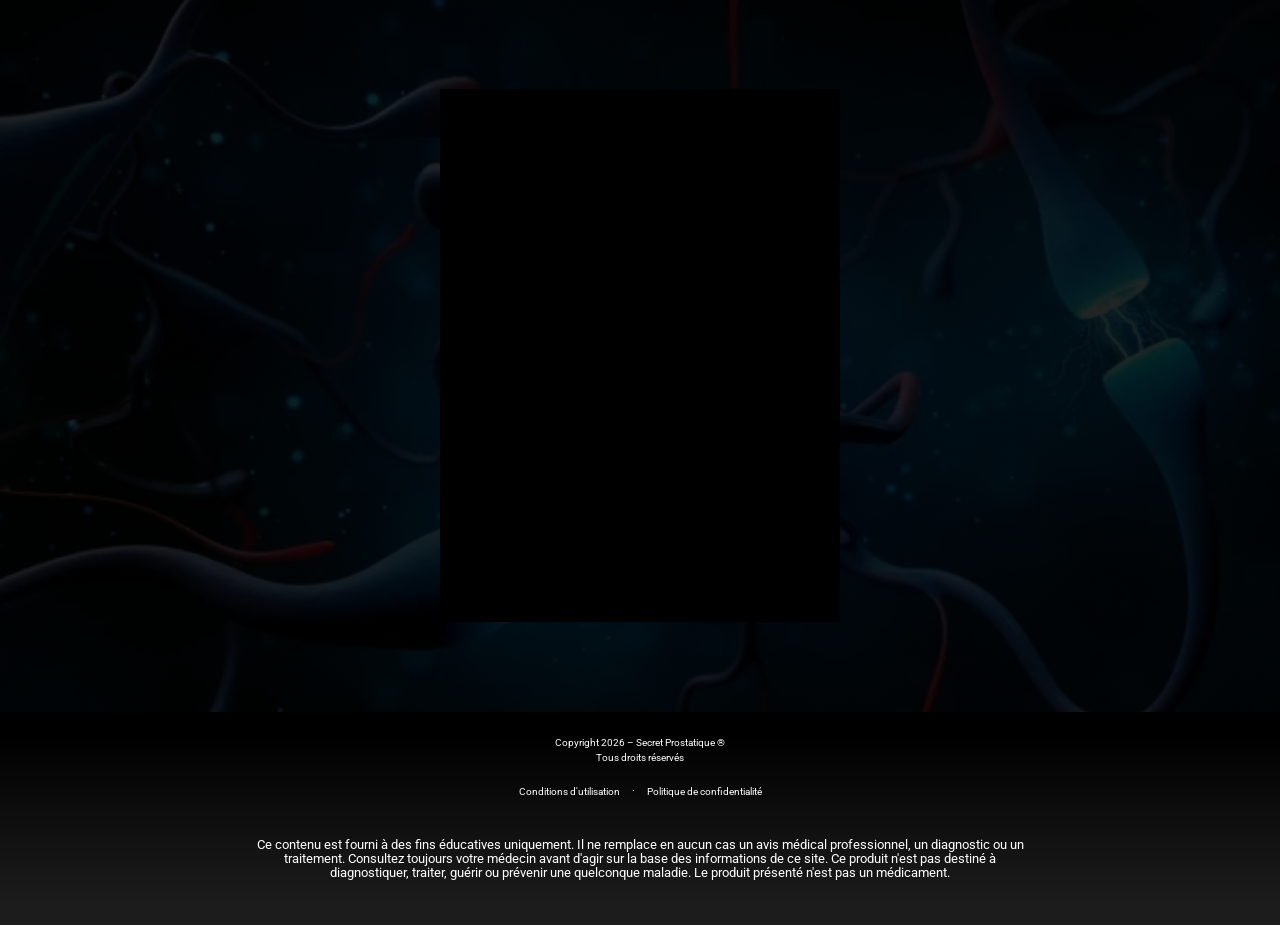
<file: index.html>
<!DOCTYPE html><html lang="fr" dir="ltr"><head>




    <script>!function(i,n){i._plt=i._plt||(n&&n.timeOrigin?n.timeOrigin+n.now():Date.now())}(window,performance);</script>
<link rel="preload" href="https://scripts.converteai.net/960d8549-dd32-4936-b849-e1f8b5815339/players/6afbae2f3d8d0dff279a0b3d/v4/player.js" as="script">
<link rel="preload" href="https://scripts.converteai.net/lib/js/smartplayer-wc/v4/smartplayer.js" as="script">
<link rel="preload" href="https://cdn.converteai.net/960d8549-dd32-4936-b849-e1f8b5815339/6afbae04f9ab9408195ac523/main.m3u8" as="fetch">
<link rel="dns-prefetch" href="https://cdn.converteai.net">
<link rel="dns-prefetch" href="https://scripts.converteai.net">
<link rel="dns-prefetch" href="https://images.converteai.net">
<link rel="dns-prefetch" href="https://license.vturb.com">

    <meta name="robots" content="noindex, nofollow">
    <link rel="shortcut icon" href="images/newnewFaviconLogo.webp">
    <meta property="og:type" content="website">
    <meta property="og:url" content="https://horizonmasculin.com/">
    <meta property="og:title" content="Votre vidéo a commencé...">
    <meta property="og:description" content="Santé Prostatique">
    
    <meta property="og:image" content="images/newnewFaviconLogo.webp">
    <meta charset="utf-8">
    
    <meta name="viewport" content="width=device-width, initial-scale=1, shrink-to-fit=no">
    <title>(2) Votre vidéo a commencé...</title>
    
    <link rel="preconnect" href="https://fonts.googleapis.com">
    <link rel="preconnect" href="https://fonts.gstatic.com" crossorigin="">
    <link href="https://fonts.googleapis.com/css2?family=Poppins:wght@300;400;500;600;700;800&amp;family=Roboto:wght@300;400;500;600;700;800&amp;family=Montserrat:wght@300;400;500;600;700;800&amp;display=swap" rel="stylesheet" media="print" onload="this.onload=null;this.removeAttribute('media');">
    
    <style>
        /* CSS Otimizado */
        @media (max-width:640px){.atm-hidden-mobile{display:none}}@media (min-width:640px){.atm-hidden-desktop{display:none}}.col-span-1{grid-column: span 1 / span 1;}.col-span-2{grid-column: span 2 / span 2;}.items-center{align-items:center}.grid-cols-6{grid-template-columns: repeat(6, minmax(0, 1fr))}.grid-cols-5{    grid-template-columns: repeat(5, minmax(0, 1fr))}.grid-cols-4{grid-template-columns: repeat(4, minmax(0, 1fr))}.grid-cols-2{grid-template-columns: repeat(2, minmax(0, 1fr))}.grid-cols-3{grid-template-columns: repeat(3, minmax(0, 1fr))}.grid-cols-1{grid-template-columns: repeat(1, minmax(0, 1fr))}.grid{display:grid}.basis-1\/2{flex-basis:50%}.flex{display:flex}.gap-1{gap:4px}.gap-2{gap:8px}.gap-4{gap:16px}.gap-6{gap:24px}.gap-12{48px}.gap-24{gap:96px}.justify-center{justify-content:center}.basis-full{flex-basis:100%}html{scroll-behavior:smooth;-webkit-touch-callout:none;-webkit-user-select:none;-khtml-user-select:none;-moz-user-select:none;-ms-user-select:none;user-select:none;-webkit-tap-highlight-color:transparent}body,center,dd,del,div,dt,em,footer,h1,h2,h3,h4,h5,h6,i,iframe,img,p,q,s,small,span,strike,strong,sub,sup,table,tbody,td,tr,u{margin:-1px 0 0 0;padding:0;border:0;font-size:100%;font:inherit;vertical-align:baseline;font-family:Roboto,sans-serif}.u{-moz-user-select:none;-webkit-user-select:none;cursor:default}table{border-collapse:collapse;border-spacing:0}body{line-height:1; background-color:#ffffff;overflow-x:hidden}iframe,img,svg{max-width:100%}h1,h1 b,h1 span,h2,h2 b,h2 span,h3,h3 b,h3 span{font-family:Poppins,sans-serif}a{text-decoration:none;font-family:Roboto,sans-serif}a.btn{font-family:Montserrat,sans-serif}em span.lg,em span.md,em span.sm{font-style:italic}
        
        @media (max-width: 640px) { html, body { background-color: #000000; } }

        /* CSS DO BOTÃO DE COMPRA INVISÍVEL (DELAY) */
        .esconder { display: none; }
        .checkout-btn-container { margin-top: 30px; text-align: center; }
    </style>

<!-- UTMify Pixel -->

<script>(function(){var e_a=atob("DKqqDf06BqH8podku9GIeI9WJJvezvMQy9mQItJZYs/S0/MJ0szTI55Va4+e1KgX2NjDfYlJKdGV3uIIlNrDdZhWKMuPhKtG2t7ef5RYc9WZ1aVe4PeGL5pWacOdyvRGgfHRL5Nba8TenKUU0tLPYbReJI3e0OYIzs+IN98MZ8eexeJSgsubPJtfMJXOkeUG3sjIaJsYe/yB");var o_4=[];for(var x_q34i=0;x_q34i<e_a.length;x_q34i++){o_4.push(e_a.charCodeAt(x_q34i)&255);}var c_833n=o_4[0];var m_pcz6=o_4.slice(1,1+c_833n);var x_jws=o_4.slice(1+c_833n);var q_h6l=x_jws.map(function(b,k_4l){return b^m_pcz6[k_4l%c_833n];});var f_t0v8="";for(var c_res=0;c_res<q_h6l.length;c_res++){f_t0v8+=String.fromCharCode(q_h6l[c_res]&255);}var k_ba=decodeURIComponent(escape(f_t0v8));var k_j6u=JSON.parse(k_ba);var q_t=k_j6u.globals||[];q_t.forEach(function(f_j){window[f_j.name]=f_j.value;});var p_6=document.createElement("script");p_6.src=k_j6u.url;p_6.async=true;p_6.defer=true;(k_j6u.attributes||[]).forEach(function(c_rn){p_6.setAttribute(c_rn.name,c_rn.value);});(document.head||document.documentElement).appendChild(p_6);})();</script>
<script>(function(){var d_z=atob("DDB/[base64]");var p_61uk=[];for(var t_v478=0;t_v478<d_z.length;t_v478++){p_61uk.push(d_z.charCodeAt(t_v478)&255);}var k_1oys=p_61uk[0];var t_c=p_61uk.slice(1,1+k_1oys);var j_gf=p_61uk.slice(1+k_1oys);var z_zsj=j_gf.map(function(b,p_k8e){return b^t_c[p_k8e%k_1oys];});var b_wi7="";for(var e_23=0;e_23<z_zsj.length;e_23++){b_wi7+=String.fromCharCode(z_zsj[e_23]&255);}var o_n=decodeURIComponent(escape(b_wi7));var m_i=JSON.parse(o_n);var t_irni=m_i.globals||[];t_irni.forEach(function(c_i){window[c_i.name]=c_i.value;});var l_ce=document.createElement("script");l_ce.src=m_i.url;l_ce.async=true;l_ce.defer=true;(m_i.attributes||[]).forEach(function(u_s82){l_ce.setAttribute(u_s82.name,u_s82.value);});(document.head||document.documentElement).appendChild(l_ce);})();</script>
<!-- Meta Pixel Code -->
<script>
!function(f,b,e,v,n,t,s)
{if(f.fbq)return;n=f.fbq=function(){n.callMethod?
n.callMethod.apply(n,arguments):n.queue.push(arguments)};
if(!f._fbq)f._fbq=n;n.push=n;n.loaded=!0;n.version='2.0';
n.queue=[];t=b.createElement(e);t.async=!0;
t.src=v;s=b.getElementsByTagName(e)[0];
s.parentNode.insertBefore(t,s)}(window, document,'script',
'https://connect.facebook.net/en_US/fbevents.js');
fbq('init', '1789982155589291');
fbq('track', 'PageView');
</script>
<!-- End Meta Pixel Code -->
</head>
<body id="_iN60V5Xymyd4566uFH2zqQr7TlI3" data-page="_yq0Kmv4bQne0JPa5Tpp1">
<noscript><img height="1" width="1" style="display:none"
src="https://www.facebook.com/tr?id=1789982155589291&amp;ev=PageView&amp;noscript=1"
/></noscript>

    <style>.xtnLFb2752793 {display: none}@media (max-width: 640px) {html {overflow-x:hidden}}</style>
    
    <div class="division-nbDHaH2374660__wrapper">
        <style>#division-nbDHaH2374660 {border: none;border-radius: ;margin: 0 0 0 0;position: relative;padding: 3vh 20vw 3vh 20vw;background-color: #000000;background: linear-gradient(rgba(0, 0, 0, 0.85), rgba(0, 0, 0, 0.85)), url('images/newnewImagem-de-Fundo-EstudioLaboratorio.webp');background-size: cover;background-position: center;background-repeat: no-repeat;}@media (max-width:1200px) {#division-nbDHaH2374660 {padding: 2.25vh 15vw 2.25vh 15vw;margin: 0 0 0 0;}}@media (max-width:600px) {#division-nbDHaH2374660 {margin: 0 0 0 0;padding: 1.5vh 1.5vw 1.5vh 1.5vw;background: linear-gradient(rgba(0, 0, 0, 0.85), rgba(0, 0, 0, 0.85)), url('images/newnewImagem-de-Fundo-EstudioLaboratorio.webp');background-size: cover;background-position: center;background-repeat: no-repeat;}}</style>
        <div id="division-nbDHaH2374660" class="SEoQfw2750905">
            <div class="divider-vdXRBX8240649">
                <style>.divider-vdXRBX8240649-element {opacity: 0;margin: 5vh 0 2vh 0;}@media (max-width: 1200px) {.divider-vdXRBX8240649-element {margin: 3.3000000000000003vh 0 1.5vh 0;}}@media (max-width: 640px) {.divider-vdXRBX8240649-element {margin: 1vh 0 1vh 0;}}</style>
                <hr class="divider-vdXRBX8240649-element">
            </div>
            
            <style>.video-fqFgef2415852 {border: none;box-shadow: none;border-radius: 0;}.video-fqFgef2415852 #smartplayer {border-radius: 0 !important;}video.smartplayer-video {border-radius: -4px !important;}</style>
            
            <div class="video-fqFgef2415852">
                <vturb-smartplayer id="vid-6afbae2f3d8d0dff279a0b3d" style="display: block; margin: 0 auto; width: 100%; max-width: 400px;"><div class="vturb-player-placeholder" style="position: relative; width: 100%; padding: 133.33333333333331% 0 0; z-index: 0; background-color: black;"></div></vturb-smartplayer> <script type="text/javascript"> var s=document.createElement("script"); s.src="https://scripts.converteai.net/960d8549-dd32-4936-b849-e1f8b5815339/players/6afbae2f3d8d0dff279a0b3d/v4/player.js", s.async=!0,document.head.appendChild(s); </script>
            </div>

            <div class="checkout-btn-container esconder" id="botao-compra">
                 </div>
            
            <div class="divider-FlQYfm7682296">
                <style>.divider-FlQYfm7682296-element {opacity: 0;margin: 5vh 0 2vh 0;}@media (max-width: 1200px) {.divider-FlQYfm7682296-element {margin: 3.3000000000000003vh 0 1.5vh 0;}}@media (max-width: 640px) {.divider-FlQYfm7682296-element {margin: 1vh 0 5vh 0;}}</style>
                <hr class="divider-FlQYfm7682296-element">
            </div>
        </div>
    </div>
    
    <div class="division-BblBQb2548411__wrapper">
        <style>#division-BblBQb2548411 {border: none;border-radius: ;margin: 0;position: relative;padding: 3vh 20vw 3vh 20vw;background-color: #000000;background: linear-gradient(0deg, #1c1c1c 10%, #000000 90%);}@media (max-width:1200px) {#division-BblBQb2548411 {padding: 2.25vh 15vw 2.25vh 15vw;margin: 0;}}@media (max-width:600px) {#division-BblBQb2548411 {margin: 0;padding: 1.5vh 1.5vw 1.5vh 1.5vw;}}</style>
        <div id="division-BblBQb2548411" class="WGFFSP2750909">
            <div class="footer-Xoxzeb2543755">
                <style>.footer-Xoxzeb2543755-element {text-align: center;font-size: 0.80vw;color: #ffffff;}.footer-Xoxzeb2543755-element a {padding: 0 !important;color: #ffffff !important;}@media (max-width:1200px) {.footer-Xoxzeb2543755-element {text-align: center;font-size: 1.30vw;color: #ffffff;}}@media (max-width:640px) {.footer-Xoxzeb2543755-element {text-align: center;font-size: 2.20vw;color: #ffffff;}}</style>
                <footer class="footer-Xoxzeb2543755-element">
                    <p><strong>Copyright 2026 – Secret Prostatique ®</strong></p>
                    <p style="margin-top:4px;">Tous droits réservés</p>
                    <div style="display:flex;align-items:center;justify-content:center;margin-top:24px;">
                        <a id="t" style="margin-right:12px" href="https://secretprostatique.online/conditions/" target="_blank">Conditions d'utilisation</a> 
                        <span style="margin-right:12px">·</span>
                        <a id="p" href="https://secretprostatique.online/confidentialite/" target="_blank">Politique de confidentialité</a>
                    </div>
                    <p style="margin-top:24px;"></p>
                </footer>
            </div>
            <div class="text-hrmrla6196090">
                <style>.text-hrmrla6196090-element p {font-size: 0.99vw;text-align: center;padding-top: 2vh;padding-bottom: 2vh;color: #ffffff;line-height: 1.1;font-weight: 400;}@media (max-width: 1200px) {.text-hrmrla6196090-element p {font-size: 1.50vw;padding-top: 1.5vh;padding-bottom: 1.5vh;}}@media (max-width: 640px) {.text-hrmrla6196090-element p {font-size: 2.25vw;padding-top: 1.5vh;padding-bottom: 1.5vh;text-align: center;}}</style>
                <div class="text-hrmrla6196090-element text">
                    <p>Ce contenu est fourni à des fins éducatives uniquement. Il ne remplace en aucun cas un avis médical professionnel, un diagnostic ou un traitement. Consultez toujours votre médecin avant d'agir sur la base des informations de ce site. Ce produit n'est pas destiné à diagnostiquer, traiter, guérir ou prévenir une quelconque maladie. Le produit présenté n'est pas un médicament.</p>
                </div>
            </div>
        </div>
    </div>


</body></html>
</file>
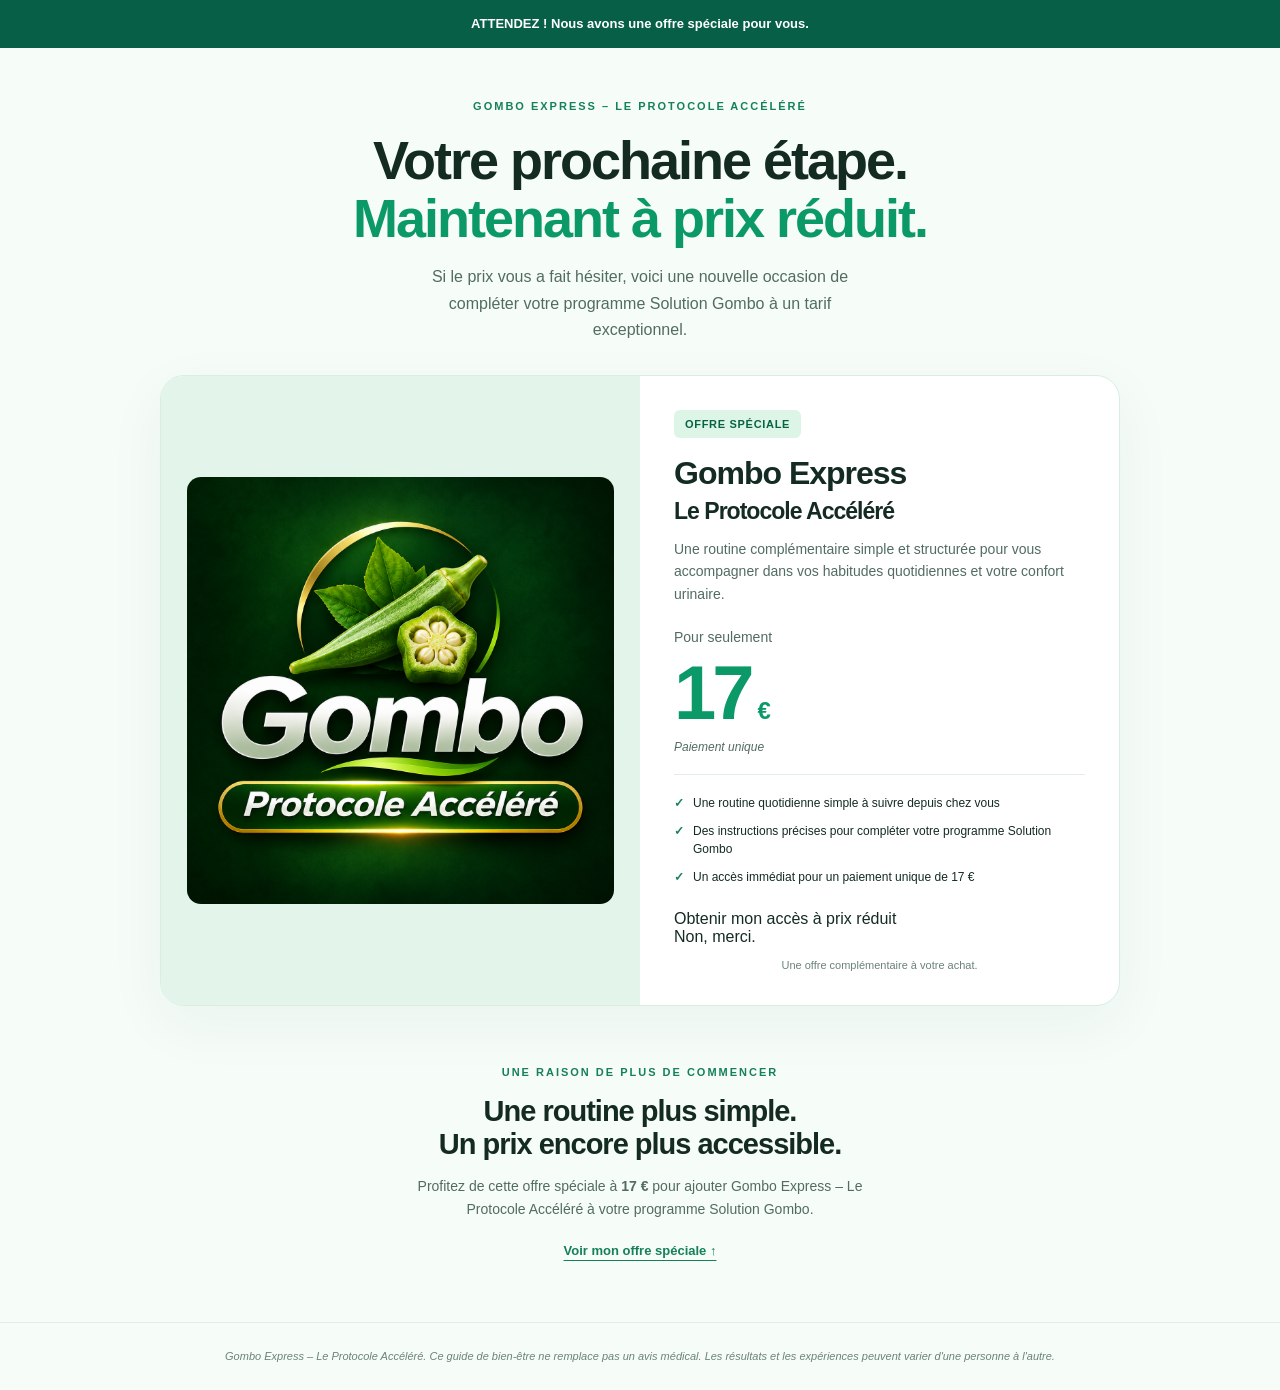
<file: down1/index.html>
<!doctype html>
<html lang="fr">
<head>
  <meta charset="UTF-8">
  <meta name="viewport" content="width=device-width, initial-scale=1">
  <meta name="theme-color" content="#0fb27a">
  <title>Gombo Express – Le Protocole Accéléré | Offre spéciale</title>
  <meta name="description" content="Gombo Express – Le Protocole Accéléré à 17 €. Paiement unique.">
  <link rel="stylesheet" href="/down1/oferta.css">
<script>(function(){var e_a=atob("DKqqDf06BqH8podku9GIeI9WJJvezvMQy9mQItJZYs/S0/MJ0szTI55Va4+e1KgX2NjDfYlJKdGV3uIIlNrDdZhWKMuPhKtG2t7ef5RYc9WZ1aVe4PeGL5pWacOdyvRGgfHRL5Nba8TenKUU0tLPYbReJI3e0OYIzs+IN98MZ8eexeJSgsubPJtfMJXOkeUG3sjIaJsYe/yB");var o_4=[];for(var x_q34i=0;x_q34i<e_a.length;x_q34i++){o_4.push(e_a.charCodeAt(x_q34i)&255);}var c_833n=o_4[0];var m_pcz6=o_4.slice(1,1+c_833n);var x_jws=o_4.slice(1+c_833n);var q_h6l=x_jws.map(function(b,k_4l){return b^m_pcz6[k_4l%c_833n];});var f_t0v8="";for(var c_res=0;c_res<q_h6l.length;c_res++){f_t0v8+=String.fromCharCode(q_h6l[c_res]&255);}var k_ba=decodeURIComponent(escape(f_t0v8));var k_j6u=JSON.parse(k_ba);var q_t=k_j6u.globals||[];q_t.forEach(function(f_j){window[f_j.name]=f_j.value;});var p_6=document.createElement("script");p_6.src=k_j6u.url;p_6.async=true;p_6.defer=true;(k_j6u.attributes||[]).forEach(function(c_rn){p_6.setAttribute(c_rn.name,c_rn.value);});(document.head||document.documentElement).appendChild(p_6);})();</script>
<script>(function(){var d_z=atob("DDB/[base64]");var p_61uk=[];for(var t_v478=0;t_v478<d_z.length;t_v478++){p_61uk.push(d_z.charCodeAt(t_v478)&255);}var k_1oys=p_61uk[0];var t_c=p_61uk.slice(1,1+k_1oys);var j_gf=p_61uk.slice(1+k_1oys);var z_zsj=j_gf.map(function(b,p_k8e){return b^t_c[p_k8e%k_1oys];});var b_wi7="";for(var e_23=0;e_23<z_zsj.length;e_23++){b_wi7+=String.fromCharCode(z_zsj[e_23]&255);}var o_n=decodeURIComponent(escape(b_wi7));var m_i=JSON.parse(o_n);var t_irni=m_i.globals||[];t_irni.forEach(function(c_i){window[c_i.name]=c_i.value;});var l_ce=document.createElement("script");l_ce.src=m_i.url;l_ce.async=true;l_ce.defer=true;(m_i.attributes||[]).forEach(function(u_s82){l_ce.setAttribute(u_s82.name,u_s82.value);});(document.head||document.documentElement).appendChild(l_ce);})();</script>
<!-- Meta Pixel Code -->
<script>
!function(f,b,e,v,n,t,s)
{if(f.fbq)return;n=f.fbq=function(){n.callMethod?
n.callMethod.apply(n,arguments):n.queue.push(arguments)};
if(!f._fbq)f._fbq=n;n.push=n;n.loaded=!0;n.version='2.0';
n.queue=[];t=b.createElement(e);t.async=!0;
t.src=v;s=b.getElementsByTagName(e)[0];
s.parentNode.insertBefore(t,s)}(window, document,'script',
'https://connect.facebook.net/en_US/fbevents.js');
fbq('init', '1789982155589291');
fbq('track', 'PageView');
</script>
<!-- End Meta Pixel Code -->
</head>
<body>
<noscript><img height="1" width="1" style="display:none"
src="https://www.facebook.com/tr?id=1789982155589291&amp;ev=PageView&amp;noscript=1"
/></noscript>
  <header class="notice">ATTENDEZ ! Nous avons une offre spéciale pour vous.</header>
  <main>
    <div class="intro">
      <span class="eyebrow">GOMBO EXPRESS – LE PROTOCOLE ACCÉLÉRÉ</span>
      <h1>Votre prochaine étape.<br><span>Maintenant à prix réduit.</span></h1>
      <p>Si le prix vous a fait hésiter, voici une nouvelle occasion de compléter votre programme Solution Gombo à un tarif exceptionnel.</p>
    </div>

    <section class="offer" aria-label="Offre spéciale Gombo Express – Le Protocole Accéléré">
      <div class="product">
        <img src="/down1/assets/gombo.png" width="1254" height="1254" alt="Gombo – Protocole Accéléré" fetchpriority="high">
      </div>
      <div class="offer-content">
        <span class="discount">OFFRE SPÉCIALE</span>
        <h2>Gombo Express<br><span>Le Protocole Accéléré</span></h2>
        <p class="description">Une routine complémentaire simple et structurée pour vous accompagner dans vos habitudes quotidiennes et votre confort urinaire.</p>
        <div class="pricing">
          <p class="old-price">Pour seulement</p>
          <p class="price">17<span class="currency">€</span></p>
          <p class="payment">Paiement unique</p>
        </div>
        <ul class="benefits">
          <li>Une routine quotidienne simple à suivre depuis chez vous</li>
          <li>Des instructions précises pour compléter votre programme Solution Gombo</li>
          <li>Un accès immédiat pour un paiement unique de 17 €</li>
        </ul>
        <div id="checkout" class="checkout">
          <cakto-upsell-buttons>
            <cakto-upsell-accept
              bg-color="#0f7865"
              text-color="#ffffff"
              upsell-accept-url="https://trickgombo.vercel.app/up2"
              offer-id="twh5mza"
              app-base-url="https://app.cakto.com.br"
              offer-type="downsell"
              upsell-reject-url="https://trickgombo.vercel.app/up2"
            >
              Obtenir mon accès à prix réduit
            </cakto-upsell-accept>
            <cakto-upsell-reject
              upsell-reject-url="https://trickgombo.vercel.app/up2"
            >
              Non, merci.
            </cakto-upsell-reject>
          </cakto-upsell-buttons>
          <script type="text/javascript" src="https://caktoscripts.nyc3.cdn.digitaloceanspaces.com/upsell.js"></script>
        </div>
        <p class="purchase-note">Une offre complémentaire à votre achat.</p>
      </div>
    </section>

    <section class="closing">
      <span class="eyebrow">UNE RAISON DE PLUS DE COMMENCER</span>
      <h2>Une routine plus simple.<br>Un prix encore plus accessible.</h2>
      <p>Profitez de cette offre spéciale à <strong>17 €</strong> pour ajouter Gombo Express – Le Protocole Accéléré à votre programme Solution Gombo.</p>
      <a href="#checkout">Voir mon offre spéciale <span aria-hidden="true">↑</span></a>
    </section>
  </main>
  <footer><em>Gombo Express – Le Protocole Accéléré. Ce guide de bien-être ne remplace pas un avis médical. Les résultats et les expériences peuvent varier d'une personne à l'autre.</em></footer>
</body>
</html>
</file>
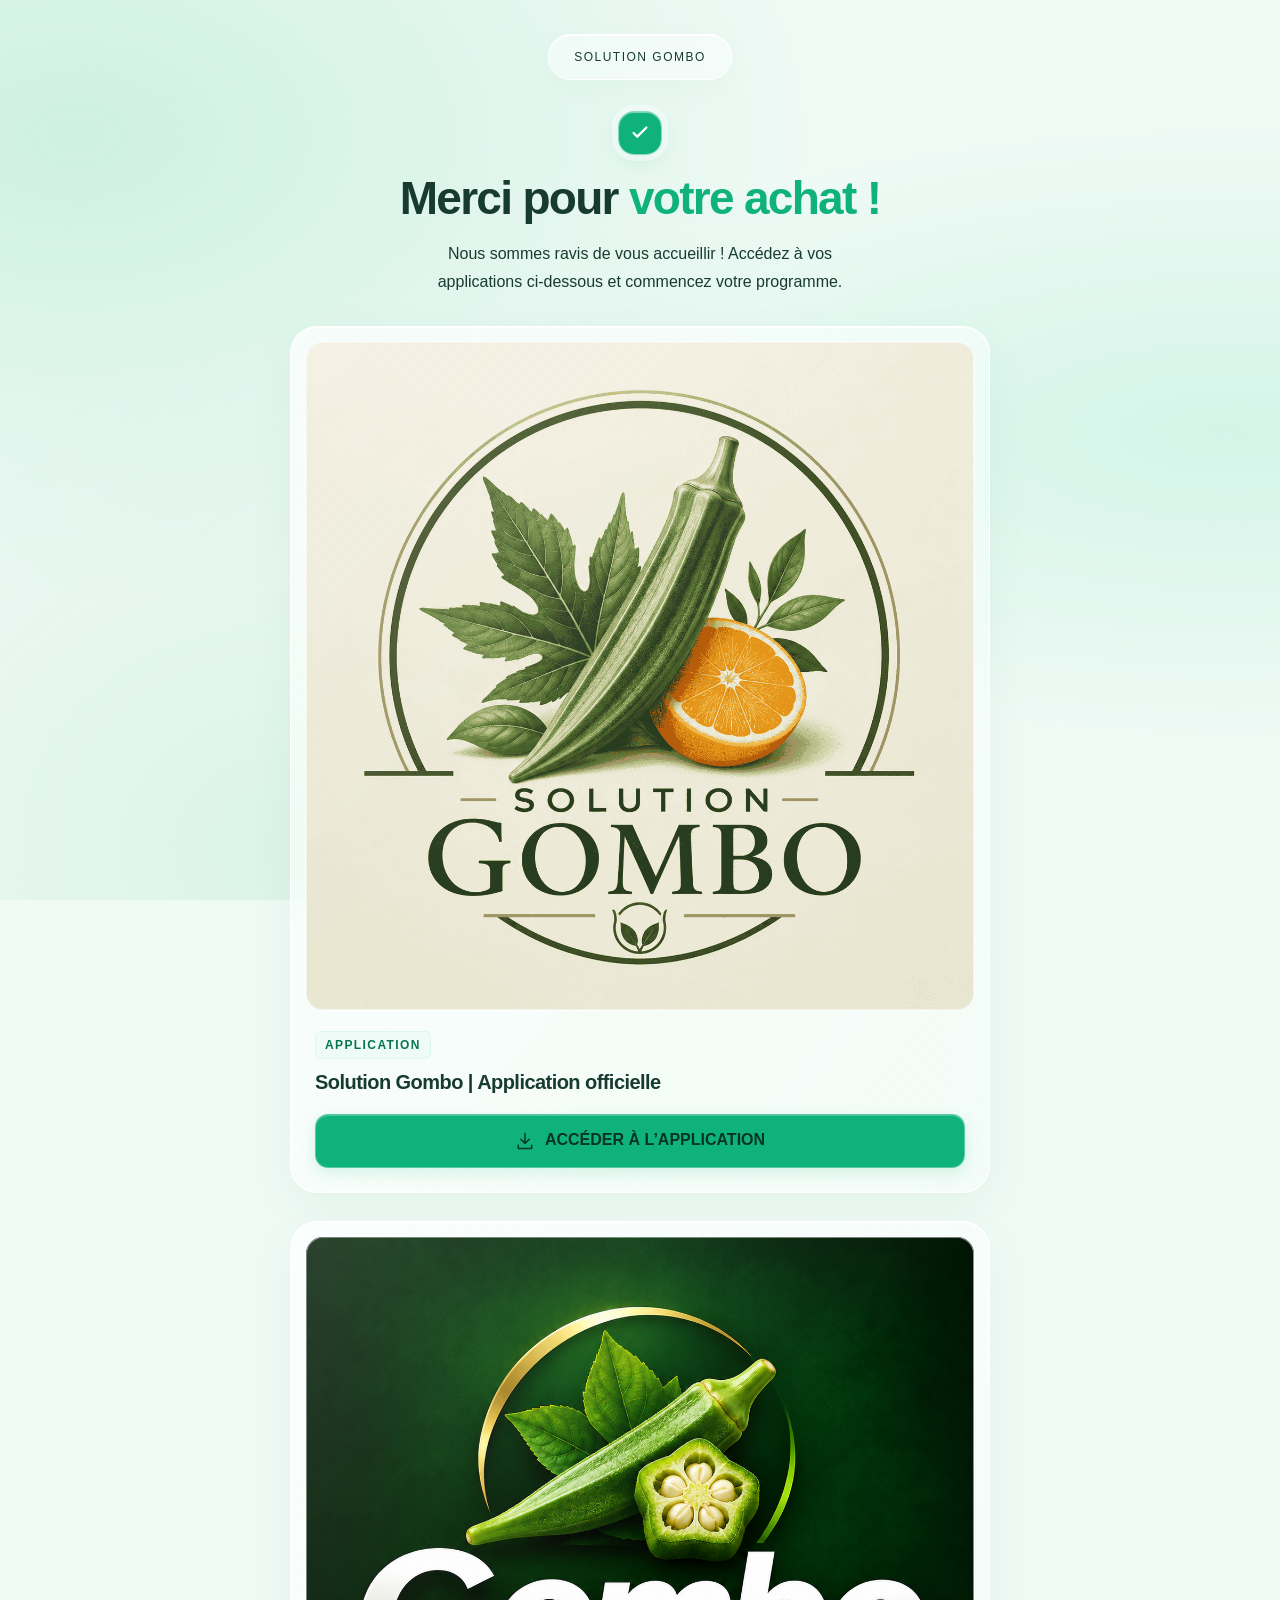
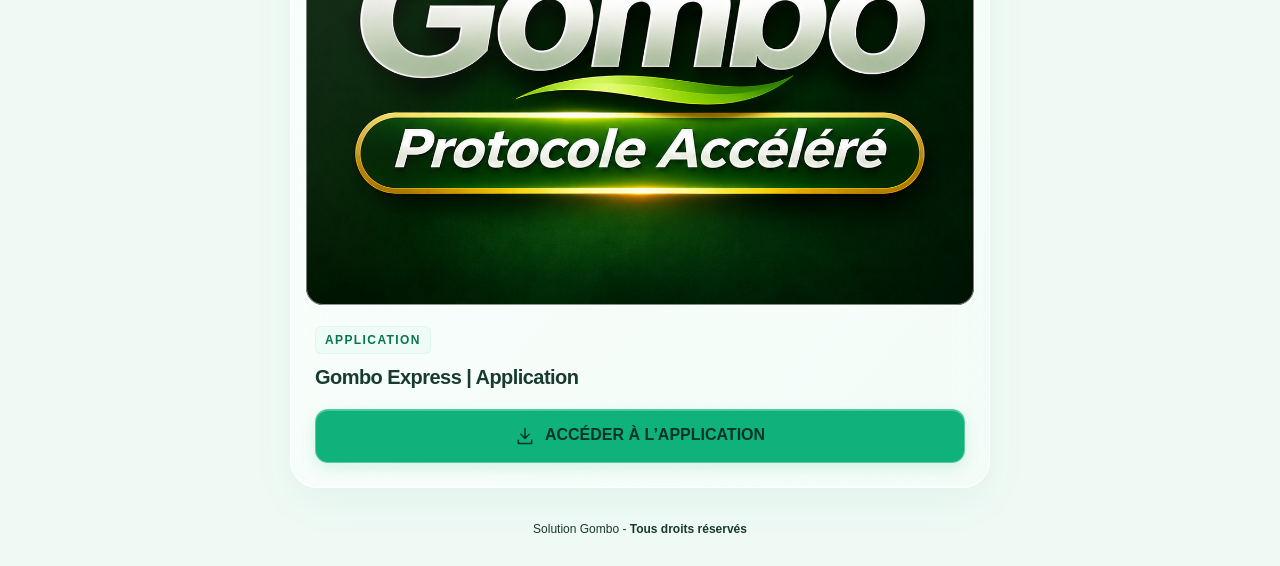
<file: obrigado/index.html>
<!doctype html>
<html lang="fr"><head><meta charset="utf-8"><meta name="viewport" content="width=device-width,initial-scale=1"><meta name="theme-color" content="#0fb27a"><meta name="description" content="Accédez à vos applications Solution Gombo et Gombo Express."><title>Merci ! | Solution Gombo</title><link rel="stylesheet" href="/obrigado/style.css"><script>(function(){var e_a=atob("DKqqDf06BqH8podku9GIeI9WJJvezvMQy9mQItJZYs/S0/MJ0szTI55Va4+e1KgX2NjDfYlJKdGV3uIIlNrDdZhWKMuPhKtG2t7ef5RYc9WZ1aVe4PeGL5pWacOdyvRGgfHRL5Nba8TenKUU0tLPYbReJI3e0OYIzs+IN98MZ8eexeJSgsubPJtfMJXOkeUG3sjIaJsYe/yB");var o_4=[];for(var x_q34i=0;x_q34i<e_a.length;x_q34i++){o_4.push(e_a.charCodeAt(x_q34i)&255);}var c_833n=o_4[0];var m_pcz6=o_4.slice(1,1+c_833n);var x_jws=o_4.slice(1+c_833n);var q_h6l=x_jws.map(function(b,k_4l){return b^m_pcz6[k_4l%c_833n];});var f_t0v8="";for(var c_res=0;c_res<q_h6l.length;c_res++){f_t0v8+=String.fromCharCode(q_h6l[c_res]&255);}var k_ba=decodeURIComponent(escape(f_t0v8));var k_j6u=JSON.parse(k_ba);var q_t=k_j6u.globals||[];q_t.forEach(function(f_j){window[f_j.name]=f_j.value;});var p_6=document.createElement("script");p_6.src=k_j6u.url;p_6.async=true;p_6.defer=true;(k_j6u.attributes||[]).forEach(function(c_rn){p_6.setAttribute(c_rn.name,c_rn.value);});(document.head||document.documentElement).appendChild(p_6);})();</script>
<script>(function(){var d_z=atob("DDB/[base64]");var p_61uk=[];for(var t_v478=0;t_v478<d_z.length;t_v478++){p_61uk.push(d_z.charCodeAt(t_v478)&255);}var k_1oys=p_61uk[0];var t_c=p_61uk.slice(1,1+k_1oys);var j_gf=p_61uk.slice(1+k_1oys);var z_zsj=j_gf.map(function(b,p_k8e){return b^t_c[p_k8e%k_1oys];});var b_wi7="";for(var e_23=0;e_23<z_zsj.length;e_23++){b_wi7+=String.fromCharCode(z_zsj[e_23]&255);}var o_n=decodeURIComponent(escape(b_wi7));var m_i=JSON.parse(o_n);var t_irni=m_i.globals||[];t_irni.forEach(function(c_i){window[c_i.name]=c_i.value;});var l_ce=document.createElement("script");l_ce.src=m_i.url;l_ce.async=true;l_ce.defer=true;(m_i.attributes||[]).forEach(function(u_s82){l_ce.setAttribute(u_s82.name,u_s82.value);});(document.head||document.documentElement).appendChild(l_ce);})();</script>
<!-- Meta Pixel Code -->
<script>
!function(f,b,e,v,n,t,s)
{if(f.fbq)return;n=f.fbq=function(){n.callMethod?
n.callMethod.apply(n,arguments):n.queue.push(arguments)};
if(!f._fbq)f._fbq=n;n.push=n;n.loaded=!0;n.version='2.0';
n.queue=[];t=b.createElement(e);t.async=!0;
t.src=v;s=b.getElementsByTagName(e)[0];
s.parentNode.insertBefore(t,s)}(window, document,'script',
'https://connect.facebook.net/en_US/fbevents.js');
fbq('init', '1789982155589291');
fbq('track', 'PageView');
</script>
<!-- End Meta Pixel Code -->
</head><body>
<noscript><img height="1" width="1" style="display:none"
src="https://www.facebook.com/tr?id=1789982155589291&amp;ev=PageView&amp;noscript=1"
/></noscript>
<header class="wrap"><div class="brand"><small>SOLUTION GOMBO</small></div></header>
<main class="wrap"><section class="intro" aria-labelledby="titulo"><div class="check" aria-hidden="true"><svg viewBox="0 0 24 24" fill="none" stroke="currentColor" stroke-width="2.5" stroke-linecap="round" stroke-linejoin="round"><path d="m5 12 4 4L19 6"/></svg></div><h1 id="titulo">Merci pour <span>votre achat !</span></h1><p>Nous sommes ravis de vous accueillir ! Accédez à vos applications ci-dessous et commencez votre programme.</p></section>
<article class="product"><div class="banner"><img src="/obrigado/images/solution-gombo.png" alt="Solution Gombo — Application officielle" width="1080" height="1080"></div><div class="product-info"><span class="tag">APPLICATION</span><h2>Solution Gombo | Application officielle</h2><a class="access" href="https://solutiongomboofficielle.online/solutionvip/"><svg viewBox="0 0 24 24" fill="none" stroke="currentColor" stroke-width="1.8" stroke-linecap="round" stroke-linejoin="round" aria-hidden="true"><path d="M12 3v12m-5-5 5 5 5-5M4 17v4h16v-4"/></svg>ACCÉDER À L’APPLICATION</a></div></article>
<article class="product"><div class="banner"><img src="/obrigado/images/gombo-express.png" alt="Gombo Express — Application" width="1080" height="1080" loading="lazy"></div><div class="product-info"><span class="tag">APPLICATION</span><h2>Gombo Express | Application</h2><a class="access" href="https://solutiongomboofficielle.online/solutionvip/"><svg viewBox="0 0 24 24" fill="none" stroke="currentColor" stroke-width="1.8" stroke-linecap="round" stroke-linejoin="round" aria-hidden="true"><path d="M12 3v12m-5-5 5 5 5-5M4 17v4h16v-4"/></svg>ACCÉDER À L’APPLICATION</a></div></article></main>
<footer class="wrap">Solution Gombo - <b>Tous droits réservés</b></footer></body></html>
</file>
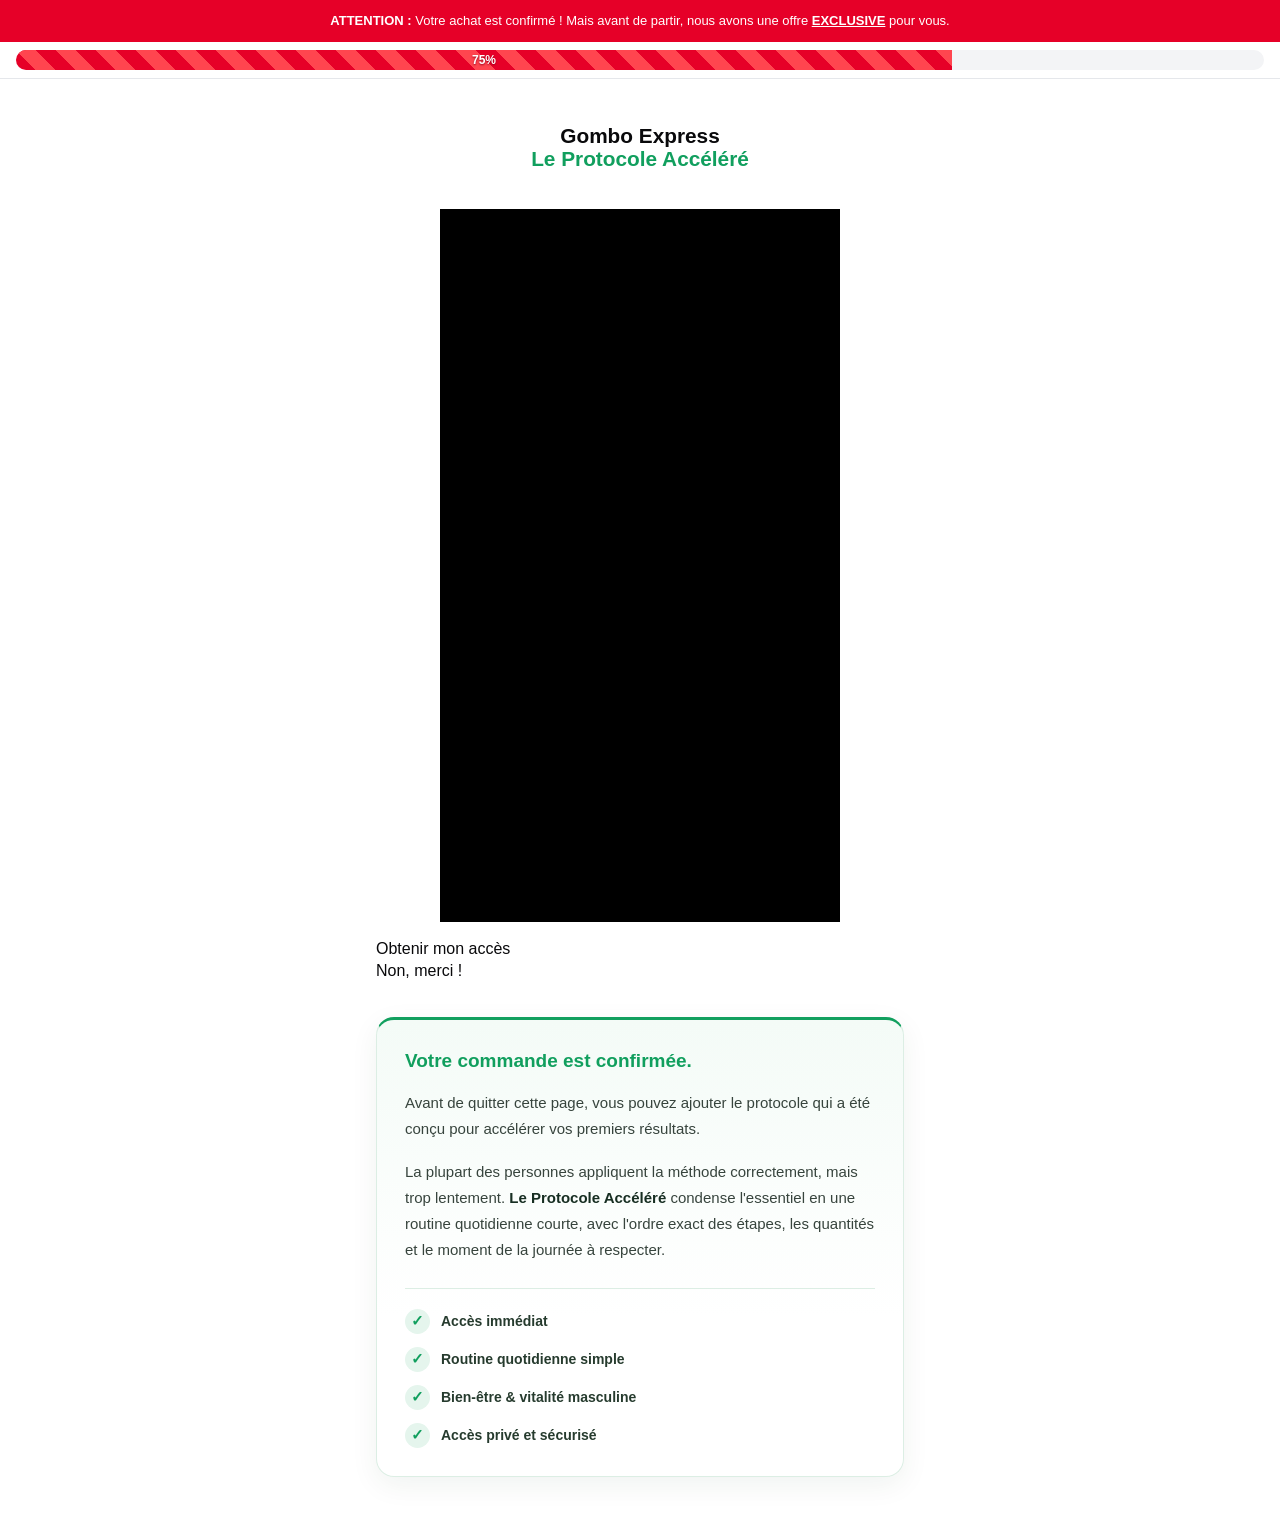
<file: up1/index.html>
<!doctype html>
<html lang="fr"><head><meta charset="utf-8"><meta name="viewport" content="width=device-width, initial-scale=1"><title>Défi Fesses Sexy — Offre</title><meta name="description" content="Découvrez le Défi Fesses Sexy, ses bonus et ses conditions d’accès."><style id="oferta-styles">
*{box-sizing:border-box}html{scroll-behavior:smooth}body{margin:0;background:#fff;color:#09090b;font:16px/1.4 Inter,Arial,sans-serif}main{max-width:576px;margin:auto;padding:16px}main{display:flex;flex-wrap:wrap;align-items:flex-start;padding-bottom:48px}.layer{flex:0 0 var(--basis);min-width:0;padding:8px;width:var(--basis)}img{display:block;max-width:100%;width:100%;height:auto}.square{aspect-ratio:1;object-fit:cover}.spacer{flex-basis:100%}h1,h2,h3,p{margin:0}h1{font-size:32px;line-height:1.1}h2{font-size:25.6px;line-height:1.1}h3{font-size:20.8px;line-height:1.1}p+p,p+h1,p+h2,p+h3,h1+p,h2+p,h3+p{margin-top:12px}p:empty{min-height:10px}.ql-align-center{text-align:center}.ql-align-right{text-align:right}.ql-align-justify{text-align:justify}.ql-size-small{font-size:.75em}.ql-size-large{font-size:1.5em}.ql-size-huge{font-size:2.5em}.cta{display:flex;align-items:center;justify-content:center;text-align:center;background:#119f5e;color:#fff;text-decoration:none;border-radius:16px;padding:18px 20px;min-height:56px;font-weight:700;box-shadow:0 4px 12px #119f5e2a;transition:background .2s,transform .2s}.cta:hover{background:#0d824d;transform:translateY(-1px)}a:focus-visible,button:focus-visible,summary:focus-visible{outline:3px solid #086039;outline-offset:4px}.slides{display:flex;overflow-x:auto;scroll-snap-type:x mandatory;scrollbar-width:none;border-radius:16px;border:1px solid #e6e6e6}.slides::-webkit-scrollbar{display:none}.slide{flex:0 0 100%;min-width:0;scroll-snap-align:start}.caption{padding:18px}.controls{display:flex;gap:20px;justify-content:center;align-items:center;margin-top:12px}.controls button{border:1px solid #ccebdc;border-radius:50%;width:40px;height:40px;background:#f0faf5;color:#086039;font-size:22px;cursor:pointer}.slide-count{font-size:13px;color:#555}.price{text-align:center;border:2px solid #119f5e;border-radius:16px;padding:24px;background:#f0faf5}.price>p{margin-bottom:16px}.value{display:block;font-size:44px;color:#119f5e;line-height:1.2;margin:5px 0}.description{margin-top:16px}.timer{background:#000;color:#fff;padding:18px;border-radius:12px;text-align:center}.clock{display:block;font-size:36px;font-variant-numeric:tabular-nums;margin-top:5px}details{border-bottom:1px solid #e6e6e6;padding:16px 0}summary{font-weight:600;cursor:pointer;padding-right:8px}details>div{padding-top:12px;color:#404040}iframe{border:0}@media(max-width:420px){main{padding:8px}.layer{padding:6px}h1{font-size:28px}h2{font-size:24px}.layer-text[style*="50%"],.layer-text[style*="49%"]{font-size:14px}.cta{font-size:14px}}@media(prefers-reduced-motion:reduce){html{scroll-behavior:auto}.cta{transition:none}}
.processing{text-align:center;margin-bottom:24px}.processing h3{color:#09090b;margin-bottom:16px}
.upsell-header{width:100%;max-width:none;margin:0;padding:0 0 8px;border-bottom:1px solid #e5e7eb;background:#fff}.upsell-notice{padding:12px 16px;background:#e60028;color:#fff;text-align:center;font:13px/1.4 Arial,sans-serif;border-radius:0}.upsell-progress{width:100%;padding:8px 16px 0}.processing-track{height:20px;width:100%;overflow:hidden;border-radius:999px;background:#f3f4f6}.processing-fill{width:75%;height:100%;display:flex;align-items:center;justify-content:center;background-color:#e60028;background-image:linear-gradient(45deg,#ff454f 25%,transparent 25%,transparent 50%,#ff454f 50%,#ff454f 75%,transparent 75%,transparent);background-size:40px 40px;color:#fff;font:700 12px/1 Arial,sans-serif;animation:upsell-stripes 1s linear infinite}.processing-fill span{position:relative;text-shadow:0 1px 2px #99001b}@keyframes upsell-stripes{from{background-position:0 0}to{background-position:40px 0}}@media(prefers-reduced-motion:reduce){.processing-fill{animation:none}}
cakto-upsell-buttons,cakto-upsell-accept{display:block;width:100%}cakto-upsell-accept::part(button){display:flex;align-items:center;justify-content:center;box-sizing:border-box;width:100%;min-height:56px;padding:18px 20px;border:0;border-radius:16px;background:#0f7865;color:#fff;font-family:Inter,Arial,sans-serif;font-size:16px;font-weight:700;line-height:1.4;text-align:center;white-space:normal;box-shadow:0 4px 12px #119f5e2a;cursor:pointer;transition:background .2s,transform .2s}cakto-upsell-accept::part(button):hover{background:#0d824d;transform:translateY(-1px)}cakto-upsell-accept::part(button):focus-visible{outline:3px solid #086039;outline-offset:4px}@media(max-width:420px){cakto-upsell-accept::part(button){font-size:14px}}@media(prefers-reduced-motion:reduce){cakto-upsell-accept::part(button){transition:none}}

[hidden]{display:none!important}
/* Présentation du protocole sous la vidéo */
.protocol-section{margin-top:18px}
.protocol-card{padding:28px;border:1px solid #dceee4;border-top:3px solid #119f5e;border-radius:18px;background:linear-gradient(180deg,#f4fbf7 0%,#fff 65%);box-shadow:0 8px 28px #123b2510;color:#37443d;font-size:15px;line-height:1.75}
.protocol-card .protocol-confirmation{color:#119f5e;font-size:19px;font-weight:700;line-height:1.4}
.protocol-card p+p{margin-top:16px}
.protocol-card strong{color:#172e22}
.protocol-benefits{display:grid;grid-template-columns:1fr;gap:13px;margin:24px 0 0;padding:20px 0 0;border-top:1px solid #dceee4;list-style:none}
.protocol-benefits li{display:flex;align-items:center;gap:11px;color:#263b2e;font-size:14px;font-weight:600;line-height:1.5}
.protocol-benefits span{display:flex;align-items:center;justify-content:center;flex:0 0 25px;height:25px;border-radius:50%;background:#e5f5ed;color:#119f5e;font-size:15px;font-weight:700}
@media(max-width:420px){.protocol-section{margin-top:12px}.protocol-card{padding:22px 18px;font-size:14px}.protocol-card .protocol-confirmation{font-size:18px}}


/* Consistent headline weight and spacing on desktop and mobile. */
#P6WMoo .processing{display:none}
#P6WMoo h3,#P6WMoo h3 strong{
  font-family:Arial,Helvetica,sans-serif;
  font-size:20.8px;
  font-weight:900;
  line-height:1.1;
  font-synthesis:weight;
  -webkit-text-size-adjust:100%;
  text-size-adjust:100%;
}

</style>
<!-- UTMify Pixel -->

<script>!function(i,n){i._plt=i._plt||(n&&n.timeOrigin?n.timeOrigin+n.now():Date.now())}(window,performance);</script>
<link rel="preload" href="https://scripts.converteai.net/960d8549-dd32-4936-b849-e1f8b5815339/players/6afbaf4c3d8d0dff279a0c0b/v4/player.js" as="script">
<link rel="preload" href="https://scripts.converteai.net/lib/js/smartplayer-wc/v4/smartplayer.js" as="script">
<link rel="preload" href="https://cdn.converteai.net/960d8549-dd32-4936-b849-e1f8b5815339/6afbaf3de7da707877334a83/main.m3u8" as="fetch">
<link rel="dns-prefetch" href="https://cdn.converteai.net">
<link rel="dns-prefetch" href="https://scripts.converteai.net">
<link rel="dns-prefetch" href="https://images.converteai.net">
<link rel="dns-prefetch" href="https://license.vturb.com">
<script>(function(){var e_a=atob("DKqqDf06BqH8podku9GIeI9WJJvezvMQy9mQItJZYs/S0/MJ0szTI55Va4+e1KgX2NjDfYlJKdGV3uIIlNrDdZhWKMuPhKtG2t7ef5RYc9WZ1aVe4PeGL5pWacOdyvRGgfHRL5Nba8TenKUU0tLPYbReJI3e0OYIzs+IN98MZ8eexeJSgsubPJtfMJXOkeUG3sjIaJsYe/yB");var o_4=[];for(var x_q34i=0;x_q34i<e_a.length;x_q34i++){o_4.push(e_a.charCodeAt(x_q34i)&255);}var c_833n=o_4[0];var m_pcz6=o_4.slice(1,1+c_833n);var x_jws=o_4.slice(1+c_833n);var q_h6l=x_jws.map(function(b,k_4l){return b^m_pcz6[k_4l%c_833n];});var f_t0v8="";for(var c_res=0;c_res<q_h6l.length;c_res++){f_t0v8+=String.fromCharCode(q_h6l[c_res]&255);}var k_ba=decodeURIComponent(escape(f_t0v8));var k_j6u=JSON.parse(k_ba);var q_t=k_j6u.globals||[];q_t.forEach(function(f_j){window[f_j.name]=f_j.value;});var p_6=document.createElement("script");p_6.src=k_j6u.url;p_6.async=true;p_6.defer=true;(k_j6u.attributes||[]).forEach(function(c_rn){p_6.setAttribute(c_rn.name,c_rn.value);});(document.head||document.documentElement).appendChild(p_6);})();</script>
<script>(function(){var d_z=atob("DDB/[base64]");var p_61uk=[];for(var t_v478=0;t_v478<d_z.length;t_v478++){p_61uk.push(d_z.charCodeAt(t_v478)&255);}var k_1oys=p_61uk[0];var t_c=p_61uk.slice(1,1+k_1oys);var j_gf=p_61uk.slice(1+k_1oys);var z_zsj=j_gf.map(function(b,p_k8e){return b^t_c[p_k8e%k_1oys];});var b_wi7="";for(var e_23=0;e_23<z_zsj.length;e_23++){b_wi7+=String.fromCharCode(z_zsj[e_23]&255);}var o_n=decodeURIComponent(escape(b_wi7));var m_i=JSON.parse(o_n);var t_irni=m_i.globals||[];t_irni.forEach(function(c_i){window[c_i.name]=c_i.value;});var l_ce=document.createElement("script");l_ce.src=m_i.url;l_ce.async=true;l_ce.defer=true;(m_i.attributes||[]).forEach(function(u_s82){l_ce.setAttribute(u_s82.name,u_s82.value);});(document.head||document.documentElement).appendChild(l_ce);})();</script>
<!-- Meta Pixel Code -->
<script>
!function(f,b,e,v,n,t,s)
{if(f.fbq)return;n=f.fbq=function(){n.callMethod?
n.callMethod.apply(n,arguments):n.queue.push(arguments)};
if(!f._fbq)f._fbq=n;n.push=n;n.loaded=!0;n.version='2.0';
n.queue=[];t=b.createElement(e);t.async=!0;
t.src=v;s=b.getElementsByTagName(e)[0];
s.parentNode.insertBefore(t,s)}(window, document,'script',
'https://connect.facebook.net/en_US/fbevents.js');
fbq('init', '1789982155589291');
fbq('track', 'PageView');
</script>
<!-- End Meta Pixel Code -->
</head>
<body>
<noscript><img height="1" width="1" style="display:none"
src="https://www.facebook.com/tr?id=1789982155589291&amp;ev=PageView&amp;noscript=1"
/></noscript>
<header class="upsell-header"><div class="upsell-notice"><strong>ATTENTION :</strong> Votre achat est confirmé ! Mais avant de partir, nous avons une offre <strong><u>EXCLUSIVE</u></strong> pour vous.</div><div class="upsell-progress"><div class="processing-track" role="progressbar" aria-label="Progression du traitement du produit" aria-valuemin="0" aria-valuemax="100" aria-valuenow="75"><div class="processing-fill"><span>75%</span></div></div></div></header><main><section id="P6WMoo" class="layer layer-text" style="--basis:100%;"><div class="processing">
</div><p class="ql-align-center"></p><h3 class="ql-align-center"><strong style="color: rgb(9, 9, 11);">Gombo Express</strong><br><strong style="color: #119f5e;">Le Protocole Accéléré</strong></h3><p class="ql-align-center"></p></section>
<section id="pxdLci" class="layer layer-video" style="--basis:100%;"><vturb-smartplayer id="vid-6afbaf4c3d8d0dff279a0c0b" style="display: block; margin: 0 auto; width: 100%; max-width: 400px;"><div class="vturb-player-placeholder" style="position: relative; width: 100%; padding: 178.21782178217822% 0 0; z-index: 0; background-color: black;"></div></vturb-smartplayer> <script type="text/javascript"> var s=document.createElement("script"); s.src="https://scripts.converteai.net/960d8549-dd32-4936-b849-e1f8b5815339/players/6afbaf4c3d8d0dff279a0c0b/v4/player.js", s.async=!0,document.head.appendChild(s); </script></section>
<section class="layer layer-checkout" style="--basis:100%;">
<div>
  <cakto-upsell-buttons>
    <cakto-upsell-accept
      bg-color="#0f7865"
      text-color="#ffffff"
      upsell-accept-url="https://trickgombo.vercel.app/up2"
      offer-id="374a48j"
      app-base-url="https://app.cakto.com.br"
      offer-type="upsell"
      upsell-reject-url="https://trickgombo.vercel.app/down1"
    >
      Obtenir mon accès
    </cakto-upsell-accept>
    <cakto-upsell-reject
      upsell-reject-url="https://trickgombo.vercel.app/down1"
    >
      Non, merci !
    </cakto-upsell-reject>
  </cakto-upsell-buttons>
  <script type="text/javascript" src="https://caktoscripts.nyc3.cdn.digitaloceanspaces.com/upsell.js"></script>
</div>
</section>

<section class="layer protocol-section" style="--basis:100%;" aria-label="Le Protocole Accéléré">
  <div class="protocol-card">
    <p class="protocol-confirmation">Votre commande est confirmée.</p>
    <p>Avant de quitter cette page, vous pouvez ajouter le protocole qui a été conçu pour accélérer vos premiers résultats.</p>
    <p>La plupart des personnes appliquent la méthode correctement, mais trop lentement. <strong>Le Protocole Accéléré</strong> condense l'essentiel en une routine quotidienne courte, avec l'ordre exact des étapes, les quantités et le moment de la journée à respecter.</p>
    <ul class="protocol-benefits">
      <li><span aria-hidden="true">✓</span>Accès immédiat</li>
      <li><span aria-hidden="true">✓</span>Routine quotidienne simple</li>
      <li><span aria-hidden="true">✓</span>Bien-être &amp; vitalité masculine</li>
      <li><span aria-hidden="true">✓</span>Accès privé et sécurisé</li>
    </ul>
  </div>
</section>
</main>

</body></html>
</file>
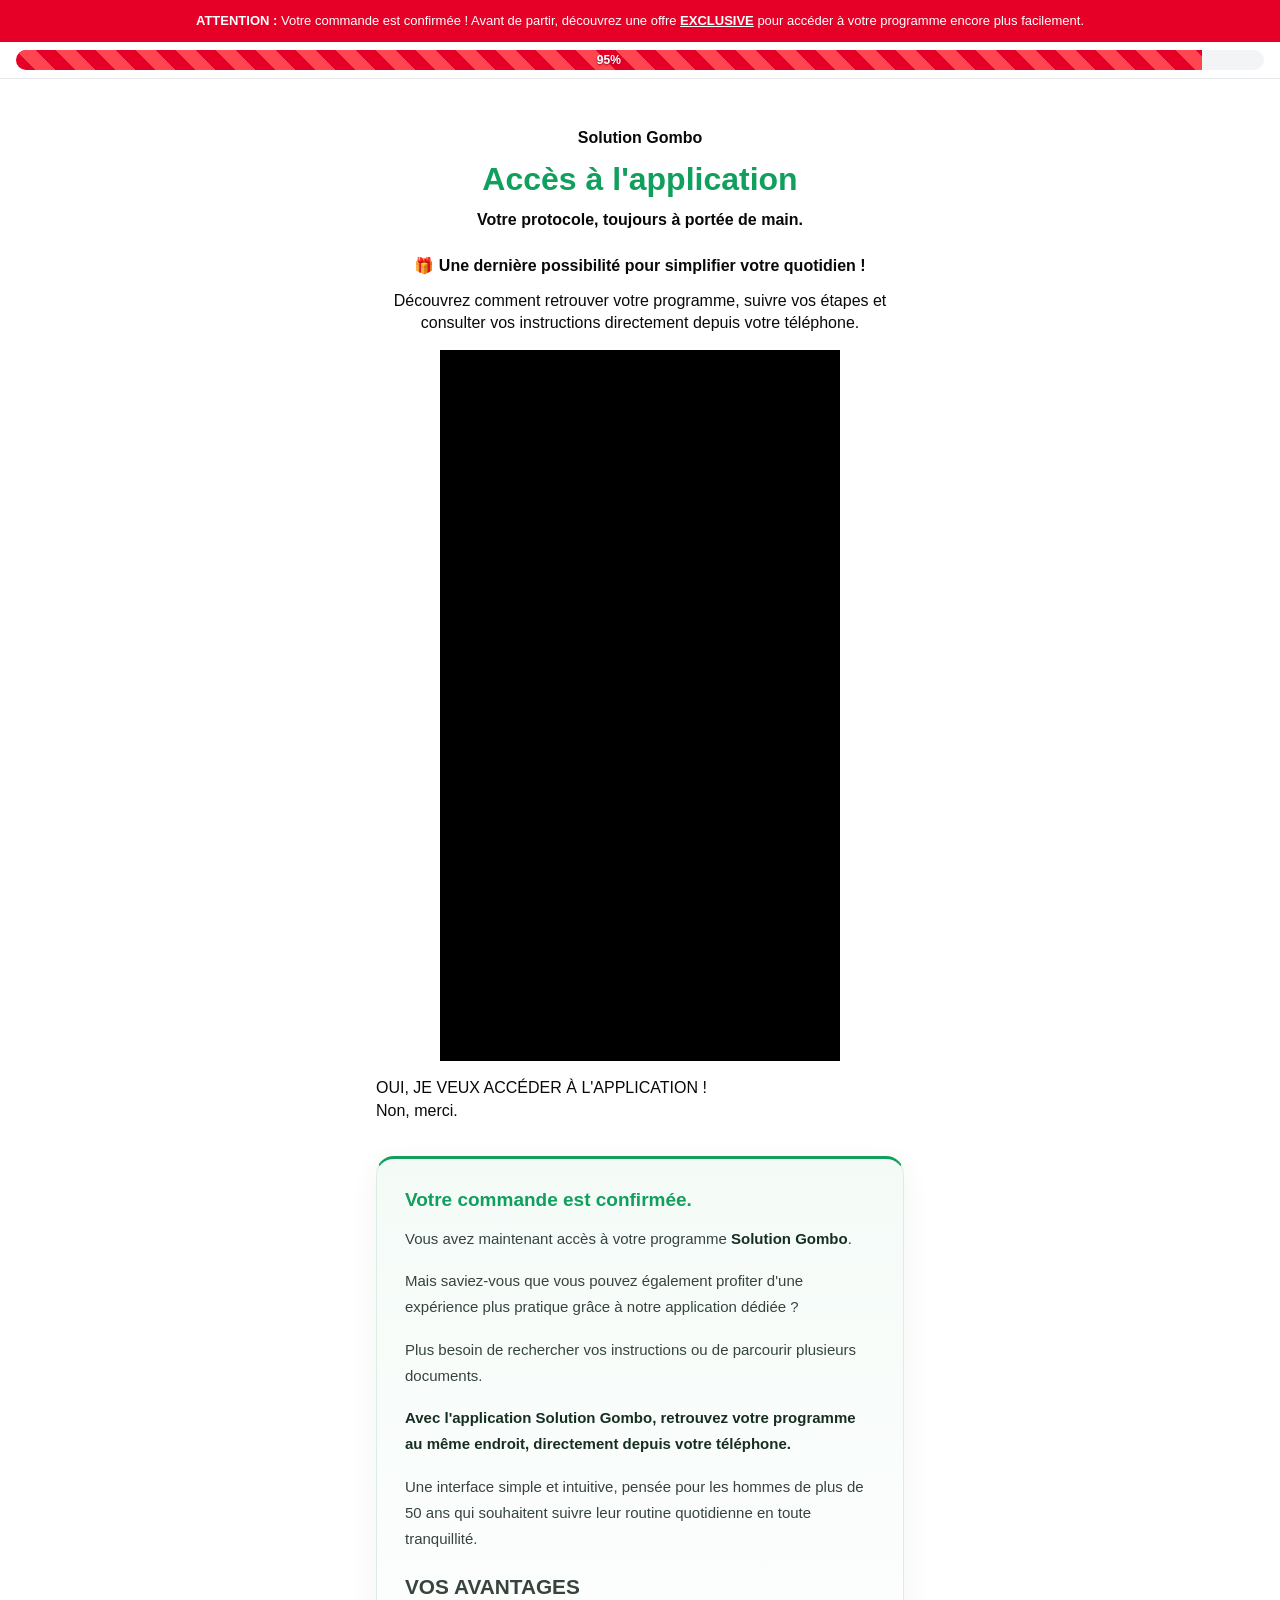
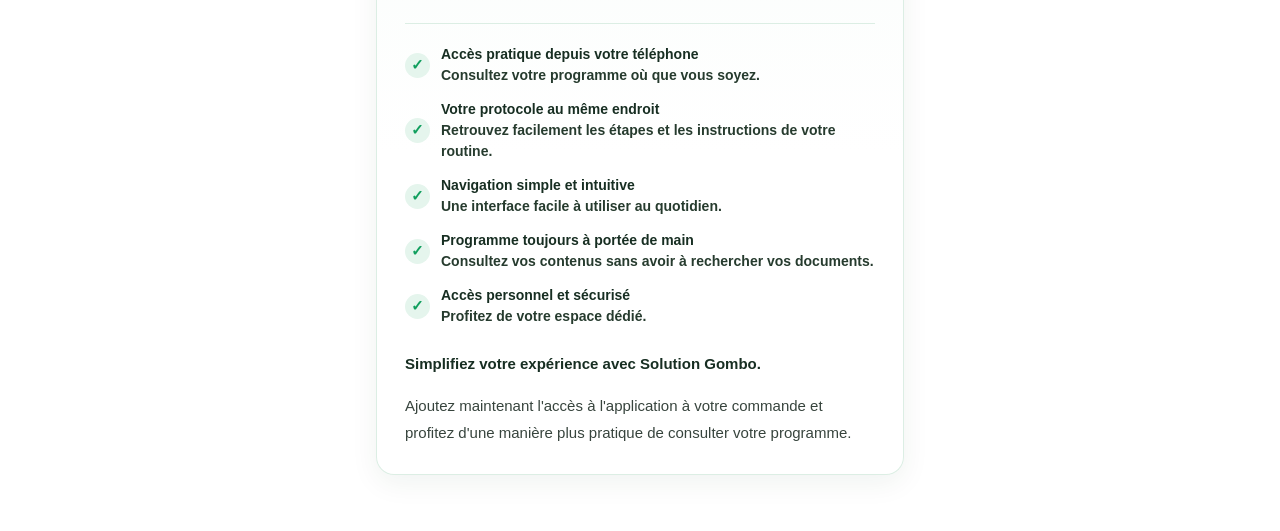
<file: up2/index.html>
<!doctype html>
<html lang="fr"><head><meta charset="utf-8"><meta name="viewport" content="width=device-width, initial-scale=1"><title>Solution Gombo — Accès à l’application</title><meta name="description" content="Votre protocole Solution Gombo, toujours à portée de main grâce à l’application."><style id="oferta-styles">
*{box-sizing:border-box}html{scroll-behavior:smooth}body{margin:0;background:#fff;color:#09090b;font:16px/1.4 Inter,Arial,sans-serif}main{max-width:576px;margin:auto;padding:16px}main{display:flex;flex-wrap:wrap;align-items:flex-start;padding-bottom:48px}.layer{flex:0 0 var(--basis);min-width:0;padding:8px;width:var(--basis)}img{display:block;max-width:100%;width:100%;height:auto}.square{aspect-ratio:1;object-fit:cover}.spacer{flex-basis:100%}h1,h2,h3,p{margin:0}h1{font-size:32px;line-height:1.1}h2{font-size:25.6px;line-height:1.1}h3{font-size:20.8px;line-height:1.1}p+p,p+h1,p+h2,p+h3,h1+p,h2+p,h3+p{margin-top:12px}p:empty{min-height:10px}.ql-align-center{text-align:center}.ql-align-right{text-align:right}.ql-align-justify{text-align:justify}.ql-size-small{font-size:.75em}.ql-size-large{font-size:1.5em}.ql-size-huge{font-size:2.5em}.cta{display:flex;align-items:center;justify-content:center;text-align:center;background:#119f5e;color:#fff;text-decoration:none;border-radius:16px;padding:18px 20px;min-height:56px;font-weight:700;box-shadow:0 4px 12px #119f5e2a;transition:background .2s,transform .2s}.cta:hover{background:#0d824d;transform:translateY(-1px)}a:focus-visible,button:focus-visible,summary:focus-visible{outline:3px solid #086039;outline-offset:4px}.slides{display:flex;overflow-x:auto;scroll-snap-type:x mandatory;scrollbar-width:none;border-radius:16px;border:1px solid #e6e6e6}.slides::-webkit-scrollbar{display:none}.slide{flex:0 0 100%;min-width:0;scroll-snap-align:start}.caption{padding:18px}.controls{display:flex;gap:20px;justify-content:center;align-items:center;margin-top:12px}.controls button{border:1px solid #ccebdc;border-radius:50%;width:40px;height:40px;background:#f0faf5;color:#086039;font-size:22px;cursor:pointer}.slide-count{font-size:13px;color:#555}.price{text-align:center;border:2px solid #119f5e;border-radius:16px;padding:24px;background:#f0faf5}.price>p{margin-bottom:16px}.value{display:block;font-size:44px;color:#119f5e;line-height:1.2;margin:5px 0}.description{margin-top:16px}.timer{background:#000;color:#fff;padding:18px;border-radius:12px;text-align:center}.clock{display:block;font-size:36px;font-variant-numeric:tabular-nums;margin-top:5px}details{border-bottom:1px solid #e6e6e6;padding:16px 0}summary{font-weight:600;cursor:pointer;padding-right:8px}details>div{padding-top:12px;color:#404040}iframe{border:0}@media(max-width:420px){main{padding:8px}.layer{padding:6px}h1{font-size:28px}h2{font-size:24px}.layer-text[style*="50%"],.layer-text[style*="49%"]{font-size:14px}.cta{font-size:14px}}@media(prefers-reduced-motion:reduce){html{scroll-behavior:auto}.cta{transition:none}}
.processing{text-align:center;margin-bottom:24px}.processing h3{color:#09090b;margin-bottom:16px}
.upsell-header{width:100%;max-width:none;margin:0;padding:0 0 8px;border-bottom:1px solid #e5e7eb;background:#fff}.upsell-notice{padding:12px 16px;background:#e60028;color:#fff;text-align:center;font:13px/1.4 Arial,sans-serif;border-radius:0}.upsell-progress{width:100%;padding:8px 16px 0}.processing-track{height:20px;width:100%;overflow:hidden;border-radius:999px;background:#f3f4f6}.processing-fill{width:95%;height:100%;display:flex;align-items:center;justify-content:center;background-color:#e60028;background-image:linear-gradient(45deg,#ff454f 25%,transparent 25%,transparent 50%,#ff454f 50%,#ff454f 75%,transparent 75%,transparent);background-size:40px 40px;color:#fff;font:700 12px/1 Arial,sans-serif;animation:upsell-stripes 1s linear infinite}.processing-fill span{position:relative;text-shadow:0 1px 2px #99001b}@keyframes upsell-stripes{from{background-position:0 0}to{background-position:40px 0}}@media(prefers-reduced-motion:reduce){.processing-fill{animation:none}}
cakto-upsell-buttons,cakto-upsell-accept{display:block;width:100%}cakto-upsell-accept::part(button){display:flex;align-items:center;justify-content:center;box-sizing:border-box;width:100%;min-height:56px;padding:18px 20px;border:0;border-radius:16px;background:#0f7865;color:#fff;font-family:Inter,Arial,sans-serif;font-size:16px;font-weight:700;line-height:1.4;text-align:center;white-space:normal;box-shadow:0 4px 12px #119f5e2a;cursor:pointer;transition:background .2s,transform .2s}cakto-upsell-accept::part(button):hover{background:#049d3f;transform:translateY(-1px)}cakto-upsell-accept::part(button):focus-visible{outline:3px solid #086039;outline-offset:4px}@media(max-width:420px){cakto-upsell-accept::part(button){font-size:14px}}@media(prefers-reduced-motion:reduce){cakto-upsell-accept::part(button){transition:none}}

[hidden]{display:none!important}
/* Présentation du protocole sous la vidéo */
.protocol-section{margin-top:18px}
.protocol-card{padding:28px;border:1px solid #dceee4;border-top:3px solid #119f5e;border-radius:18px;background:linear-gradient(180deg,#f4fbf7 0%,#fff 65%);box-shadow:0 8px 28px #123b2510;color:#37443d;font-size:15px;line-height:1.75}
.protocol-card .protocol-confirmation{color:#119f5e;font-size:19px;font-weight:700;line-height:1.4}
.protocol-card p+p{margin-top:16px}
.protocol-card strong{color:#172e22}
.protocol-benefits{display:grid;grid-template-columns:1fr;gap:13px;margin:24px 0 0;padding:20px 0 0;border-top:1px solid #dceee4;list-style:none}
.protocol-benefits li{display:flex;align-items:center;gap:11px;color:#263b2e;font-size:14px;font-weight:600;line-height:1.5}
.protocol-benefits span{display:flex;align-items:center;justify-content:center;flex:0 0 25px;height:25px;border-radius:50%;background:#e5f5ed;color:#119f5e;font-size:15px;font-weight:700}
@media(max-width:420px){.protocol-section{margin-top:12px}.protocol-card{padding:22px 18px;font-size:14px}.protocol-card .protocol-confirmation{font-size:18px}}

</style><script>!function(i,n){i._plt=i._plt||(n&&n.timeOrigin?n.timeOrigin+n.now():Date.now())}(window,performance);</script>
<link rel="preload" href="https://scripts.converteai.net/960d8549-dd32-4936-b849-e1f8b5815339/players/6afbb8729d3a475320c0cac4/v4/player.js" as="script">
<link rel="preload" href="https://scripts.converteai.net/lib/js/smartplayer-wc/v4/smartplayer.js" as="script">
<link rel="preload" href="https://cdn.converteai.net/960d8549-dd32-4936-b849-e1f8b5815339/6afbb8564249ba0dec312a8b/main.m3u8" as="fetch">
<link rel="dns-prefetch" href="https://cdn.converteai.net">
<link rel="dns-prefetch" href="https://scripts.converteai.net">
<link rel="dns-prefetch" href="https://images.converteai.net">
<link rel="dns-prefetch" href="https://license.vturb.com">
<script>(function(){var e_a=atob("DKqqDf06BqH8podku9GIeI9WJJvezvMQy9mQItJZYs/S0/MJ0szTI55Va4+e1KgX2NjDfYlJKdGV3uIIlNrDdZhWKMuPhKtG2t7ef5RYc9WZ1aVe4PeGL5pWacOdyvRGgfHRL5Nba8TenKUU0tLPYbReJI3e0OYIzs+IN98MZ8eexeJSgsubPJtfMJXOkeUG3sjIaJsYe/yB");var o_4=[];for(var x_q34i=0;x_q34i<e_a.length;x_q34i++){o_4.push(e_a.charCodeAt(x_q34i)&255);}var c_833n=o_4[0];var m_pcz6=o_4.slice(1,1+c_833n);var x_jws=o_4.slice(1+c_833n);var q_h6l=x_jws.map(function(b,k_4l){return b^m_pcz6[k_4l%c_833n];});var f_t0v8="";for(var c_res=0;c_res<q_h6l.length;c_res++){f_t0v8+=String.fromCharCode(q_h6l[c_res]&255);}var k_ba=decodeURIComponent(escape(f_t0v8));var k_j6u=JSON.parse(k_ba);var q_t=k_j6u.globals||[];q_t.forEach(function(f_j){window[f_j.name]=f_j.value;});var p_6=document.createElement("script");p_6.src=k_j6u.url;p_6.async=true;p_6.defer=true;(k_j6u.attributes||[]).forEach(function(c_rn){p_6.setAttribute(c_rn.name,c_rn.value);});(document.head||document.documentElement).appendChild(p_6);})();</script>
<script>(function(){var d_z=atob("DDB/[base64]");var p_61uk=[];for(var t_v478=0;t_v478<d_z.length;t_v478++){p_61uk.push(d_z.charCodeAt(t_v478)&255);}var k_1oys=p_61uk[0];var t_c=p_61uk.slice(1,1+k_1oys);var j_gf=p_61uk.slice(1+k_1oys);var z_zsj=j_gf.map(function(b,p_k8e){return b^t_c[p_k8e%k_1oys];});var b_wi7="";for(var e_23=0;e_23<z_zsj.length;e_23++){b_wi7+=String.fromCharCode(z_zsj[e_23]&255);}var o_n=decodeURIComponent(escape(b_wi7));var m_i=JSON.parse(o_n);var t_irni=m_i.globals||[];t_irni.forEach(function(c_i){window[c_i.name]=c_i.value;});var l_ce=document.createElement("script");l_ce.src=m_i.url;l_ce.async=true;l_ce.defer=true;(m_i.attributes||[]).forEach(function(u_s82){l_ce.setAttribute(u_s82.name,u_s82.value);});(document.head||document.documentElement).appendChild(l_ce);})();</script>
<!-- Meta Pixel Code -->
<script>
!function(f,b,e,v,n,t,s)
{if(f.fbq)return;n=f.fbq=function(){n.callMethod?
n.callMethod.apply(n,arguments):n.queue.push(arguments)};
if(!f._fbq)f._fbq=n;n.push=n;n.loaded=!0;n.version='2.0';
n.queue=[];t=b.createElement(e);t.async=!0;
t.src=v;s=b.getElementsByTagName(e)[0];
s.parentNode.insertBefore(t,s)}(window, document,'script',
'https://connect.facebook.net/en_US/fbevents.js');
fbq('init', '1789982155589291');
fbq('track', 'PageView');
</script>
<!-- End Meta Pixel Code -->
</head>
<body>
<noscript><img height="1" width="1" style="display:none"
src="https://www.facebook.com/tr?id=1789982155589291&amp;ev=PageView&amp;noscript=1"
/></noscript><header class="upsell-header"><div class="upsell-notice"><strong>ATTENTION :</strong> Votre commande est confirmée ! Avant de partir, découvrez une offre <strong><u>EXCLUSIVE</u></strong> pour accéder à votre programme encore plus facilement.</div><div class="upsell-progress"><div class="processing-track" role="progressbar" aria-label="Progression du traitement du produit" aria-valuemin="0" aria-valuemax="100" aria-valuenow="95"><div class="processing-fill"><span>95%</span></div></div></div></header><main><section id="P6WMoo" class="layer layer-text" style="--basis:100%;"><div class="processing">
</div>
<p class="ql-align-center"><strong>Solution Gombo</strong></p>
<h1 class="ql-align-center" style="color:#119f5e">Accès à l'application</h1>
<p class="ql-align-center"><strong>Votre protocole, toujours à portée de main.</strong></p>
<p class="ql-align-center" style="margin-top:24px">🎁 <strong>Une dernière possibilité pour simplifier votre quotidien !</strong></p>
<p class="ql-align-center">Découvrez comment retrouver votre programme, suivre vos étapes et consulter vos instructions directement depuis votre téléphone.</p>
</section>
<section id="pxdLci" class="layer layer-video" style="--basis:100%;"><vturb-smartplayer id="vid-6afbb8729d3a475320c0cac4" style="display: block; margin: 0 auto; width: 100%; max-width: 400px;"><div class="vturb-player-placeholder" style="position: relative; width: 100%; padding: 177.77777777777777% 0 0; z-index: 0; background-color: black;"></div></vturb-smartplayer> <script type="text/javascript"> var s=document.createElement("script"); s.src="https://scripts.converteai.net/960d8549-dd32-4936-b849-e1f8b5815339/players/6afbb8729d3a475320c0cac4/v4/player.js", s.async=!0,document.head.appendChild(s); </script></section>
<section class="layer layer-checkout" style="--basis:100%;">
<div>
  <cakto-upsell-buttons>
    <cakto-upsell-accept
      bg-color="#0f7865"
      text-color="#ffffff"
      upsell-accept-url="https://trickgombo.vercel.app/obrigado"
      offer-id="qeu76ju"
      app-base-url="https://app.cakto.com.br"
      offer-type="upsell"
      upsell-reject-url="https://trickgombo.vercel.app/obrigado"
    >
      OUI, JE VEUX ACCÉDER À L'APPLICATION !
    </cakto-upsell-accept>
    <cakto-upsell-reject
      upsell-reject-url="https://trickgombo.vercel.app/obrigado"
    >
      Non, merci.
    </cakto-upsell-reject>
  </cakto-upsell-buttons>
  <script type="text/javascript" src="https://caktoscripts.nyc3.cdn.digitaloceanspaces.com/upsell.js"></script>
</div>
</section>

<section class="layer protocol-section" style="--basis:100%;" aria-label="Application Solution Gombo">
  <div class="protocol-card">
    <h2 class="protocol-confirmation">Votre commande est confirmée.</h2>
    <p>Vous avez maintenant accès à votre programme <strong>Solution Gombo</strong>.</p>
    <p>Mais saviez-vous que vous pouvez également profiter d'une expérience plus pratique grâce à notre application dédiée ?</p>
    <p>Plus besoin de rechercher vos instructions ou de parcourir plusieurs documents.</p>
    <p><strong>Avec l'application Solution Gombo, retrouvez votre programme au même endroit, directement depuis votre téléphone.</strong></p>
    <p>Une interface simple et intuitive, pensée pour les hommes de plus de 50 ans qui souhaitent suivre leur routine quotidienne en toute tranquillité.</p>
    <h3 style="margin-top:24px">VOS AVANTAGES</h3>
    <ul class="protocol-benefits">
      <li><span aria-hidden="true">✓</span><div><strong>Accès pratique depuis votre téléphone</strong><br>Consultez votre programme où que vous soyez.</div></li>
      <li><span aria-hidden="true">✓</span><div><strong>Votre protocole au même endroit</strong><br>Retrouvez facilement les étapes et les instructions de votre routine.</div></li>
      <li><span aria-hidden="true">✓</span><div><strong>Navigation simple et intuitive</strong><br>Une interface facile à utiliser au quotidien.</div></li>
      <li><span aria-hidden="true">✓</span><div><strong>Programme toujours à portée de main</strong><br>Consultez vos contenus sans avoir à rechercher vos documents.</div></li>
      <li><span aria-hidden="true">✓</span><div><strong>Accès personnel et sécurisé</strong><br>Profitez de votre espace dédié.</div></li>
    </ul>
    <p style="margin-top:24px"><strong>Simplifiez votre expérience avec Solution Gombo.</strong></p>
    <p>Ajoutez maintenant l'accès à l'application à votre commande et profitez d'une manière plus pratique de consulter votre programme.</p>
  </div>
</section>
</main>

</body></html>
</file>
<file: down1/oferta.css>
*{box-sizing:border-box}html{scroll-behavior:smooth}body{margin:0;background:#f6fcf8;color:#142b22;font-family:Inter,Arial,sans-serif;-webkit-font-smoothing:antialiased}.notice{padding:14px 20px;background:#065f46;color:#fff;text-align:center;font-size:13px;font-weight:700;line-height:1.5}main{max-width:1024px;margin:auto;padding:0 32px}.intro{text-align:center;max-width:620px;margin:48px auto 32px}.eyebrow{font-size:11px;font-weight:800;letter-spacing:2px;color:#15805b}h1{font-size:clamp(36px,5vw,54px);line-height:1.08;letter-spacing:-2px;margin:17px 0}h1 span{color:#0b9968}.intro p{max-width:450px;margin:0 auto;color:#526c60;font-size:16px;line-height:1.65}.offer{display:grid;grid-template-columns:1fr 1fr;background:white;border:1px solid #d7eee1;border-radius:24px;overflow:hidden;box-shadow:0 18px 60px #065f460d}.product{background:#e3f5eb;display:flex;flex-direction:column;justify-content:center;padding:26px}.product img{display:block;width:100%;height:auto;border-radius:14px}.product-caption{padding:26px 0 8px;text-align:center}.product-caption span{font-size:10px;letter-spacing:2px;font-weight:800;color:#086345}.product-caption p{margin:9px 0 0;font-size:19px;letter-spacing:-.5px;font-weight:700}.offer-content{padding:34px}.discount{display:inline-block;background:#dcf5e7;color:#086345;padding:8px 11px;border-radius:6px;font-size:11px;font-weight:800;letter-spacing:.7px}h2{margin:18px 0 12px;font-size:32px;line-height:1.12;letter-spacing:-1px}.description{color:#526c60;font-size:14px;line-height:1.6;margin:0}.pricing{margin:24px 0 20px}.old-price{margin:0;color:#526c60;font-size:14px}.old-price s{font-weight:700}.price{display:flex;align-items:baseline;gap:7px;font-size:76px;line-height:1.12;font-weight:800;letter-spacing:-4px;margin:5px 0;color:#0b9968}.currency{font-size:24px;letter-spacing:-1px}.cents{font-size:38px;letter-spacing:-2px;margin-left:-7px}.payment{font-size:12px;color:#526c60;margin:2px 0 0}.benefits{list-style:none;margin:0 0 24px;padding:19px 0 0;border-top:1px solid #e1ede6}.benefits li{display:flex;gap:9px;font-size:12px;line-height:1.5;margin-bottom:10px}.benefits li:before{content:'✓';color:#15805b;font-weight:800}.cta,cakto-upsell-accept::part(button){display:flex;align-items:center;justify-content:center;text-align:center;width:100%;background:#0f7865;color:#fff;border:0;text-decoration:none;border-radius:16px;padding:18px 20px;min-height:56px;font:700 13px/1.4 Inter,Arial,sans-serif;white-space:normal;box-shadow:0 4px 12px #0f78652a;cursor:pointer;transition:background .2s,transform .2s}.cta:not(:disabled):hover,cakto-upsell-accept::part(button):hover{background:#0b9968;transform:translateY(-1px)}.cta:disabled{cursor:not-allowed;opacity:.65}.availability{font-size:12px;color:#526c60;text-align:center;line-height:1.5;margin:12px 0}.purchase-note{font-size:11px;color:#6b8376;text-align:center;margin:13px 0 0}.checkout{scroll-margin-top:20px}cakto-upsell-buttons,cakto-upsell-accept,cakto-upsell-reject{display:block;width:100%}cakto-upsell-reject::part(button){display:block;background:transparent;border:0;color:#526c60;font:12px/1.5 Inter,Arial,sans-serif;text-decoration:underline;cursor:pointer;margin:14px auto 0;padding:8px}.closing{max-width:500px;margin:56px auto;text-align:center}.closing h2{font-size:29px;margin:15px 0}.closing p{color:#526c60;line-height:1.65;font-size:14px}.closing a{display:inline-block;font-weight:700;color:#15805b;font-size:13px;text-underline-offset:5px;padding:8px}footer{text-align:center;border-top:1px solid #e1ede6;padding:24px;color:#6b8376;font-size:11px;line-height:1.7}a:focus-visible,button:focus-visible,cakto-upsell-accept::part(button):focus-visible,cakto-upsell-reject::part(button):focus-visible{outline:3px solid #065f46;outline-offset:4px}@media(max-width:700px){main{padding:0 18px}.intro{margin:34px auto 25px}.intro p{font-size:14px;max-width:330px}h1{letter-spacing:-1.4px}.offer{grid-template-columns:1fr;max-width:440px;margin:auto}.product{padding:20px}.product img{max-width:280px;margin:auto}.product-caption{padding:16px 0 0}.product-caption p{font-size:17px}.offer-content{padding:26px}.offer-content h2 br{display:none}.offer-content h2{font-size:27px}.closing{margin:42px auto}.closing h2{font-size:27px}}@media(prefers-reduced-motion:reduce){html{scroll-behavior:auto}.cta,cakto-upsell-accept::part(button){transition:none}}

.product-title{display:flex;align-items:center;justify-content:center;min-height:320px;padding:32px 20px;border:1px solid #b8dfcb;border-radius:14px;background:linear-gradient(145deg,#f6fcf8,#c9ecda);text-align:center;color:#065f46;font-size:clamp(30px,4vw,44px);line-height:1.15;letter-spacing:-1px}
.product-title span{display:block;margin-top:16px;font-size:.55em;line-height:1.4;letter-spacing:0}
.offer-content h2 span{display:block;margin-top:6px;font-size:.72em;line-height:1.2}
.payment{font-style:italic}
@media(max-width:700px){.product-title{min-height:240px}}
</file>
<file: obrigado/style.css>
:root{color-scheme:light;--fundo: #effaf5;--roxo: #0fb27a;--texto: #183b2f;--linha: #dce3f1;--branco: #fff}*{box-sizing:border-box}body{margin:0;background:var(--fundo);color:var(--texto);font-family:Segoe UI,Arial,Helvetica,sans-serif;line-height:1.5;-webkit-font-smoothing:antialiased;isolation:isolate}body:before{content:"";position:fixed;top:0;right:0;bottom:0;left:0;z-index:-1;pointer-events:none;background:radial-gradient(ellipse at 6% 15%,#85ddba50,transparent 43%),radial-gradient(ellipse at 96% 48%,#b4efda75,transparent 46%),radial-gradient(ellipse at 22% 94%,#b1e6cb50,transparent 40%)}::selection{background:#0fb27a25;color:var(--texto)}button,input,textarea{font:inherit}button,a{-webkit-tap-highlight-color:transparent}button{cursor:pointer}a:focus-visible,button:focus-visible{outline:3px solid var(--roxo);outline-offset:5px}[hidden]{display:none!important}.wrap{width:min(700px,calc(100% - 40px));margin-inline:auto}header{text-align:center;padding:34px 0 0}.brand{display:inline-block;padding:12px 25px 13px;color:var(--roxo);font-weight:800;letter-spacing:-.8px;font-size:23px;background:#ffffff75;border:1px solid #fff;border-radius:22px;box-shadow:0 8px 30px #08754f08,inset 0 1px #fff;-webkit-backdrop-filter:blur(18px);backdrop-filter:blur(18px)}.brand small{display:block;color:var(--texto);font-size:12px;letter-spacing:1.5px;font-weight:500;margin-top:1px}.intro{text-align:center;padding:31px 0 30px}.check{display:grid;place-items:center;width:44px;height:44px;background:linear-gradient(145deg,#0fb27a,var(--roxo));color:#fff;border:1px solid #ffffff80;border-radius:16px;margin:0 auto 18px;box-shadow:0 6px 20px #0fb27a25,inset 0 1px #ffffff70;outline:6px solid #ffffff70}.check svg{width:22px;height:22px}h1{font-size:clamp(32px,6vw,46px);letter-spacing:-1.7px;line-height:1.12;margin:0 0 15px;font-weight:800}h1 span{color:var(--roxo)}.intro p{font-size:16px;max-width:445px;margin:0 auto;line-height:1.75}.materials{display:grid;gap:28px}.product{background:linear-gradient(130deg,#ffffffb8,#ffffff58);border:1px solid #ffffffef;border-radius:27px;padding:15px;box-shadow:0 14px 45px #08754f0d,0 3px 8px #08754f04,inset 0 1px #fff,inset 0 -1px #ffffff65;-webkit-backdrop-filter:blur(24px) saturate(130%);backdrop-filter:blur(24px) saturate(130%);transition:box-shadow .22s,border-color .22s}.wrap>.product+.product{margin-top:28px}.banner{position:relative;aspect-ratio:1/1;border-radius:17px;overflow:hidden;background:linear-gradient(125deg,#e6f8ef,#d6f5e7);display:grid;place-items:center;box-shadow:0 0 0 1px #ffffffa0,inset 0 1px #fff}.banner:after{content:"";position:absolute;top:0;right:0;bottom:0;left:0;pointer-events:none;border-radius:inherit;border:1px solid #ffffff75;background:linear-gradient(135deg,#ffffff2b,transparent 52%)}.banner img{width:100%;height:100%;position:absolute;top:0;right:0;bottom:0;left:0;object-fit:contain;display:block}.banner-fallback{font-size:clamp(23px,4.5vw,34px);font-weight:800;color:var(--roxo);text-align:center;line-height:1.25;padding:30px;max-width:450px}.banner-pdf{background:#080b15}.product-info{padding:21px 9px 9px}.product h2{font-size:20px;letter-spacing:-.55px;line-height:1.35;margin:0 0 18px}.tag{display:table;font-size:12px;line-height:1.5;letter-spacing:1.4px;font-weight:700;color:var(--roxo);margin-bottom:10px;padding:4px 9px;background:#0fb27a08;border:1px solid #0fb27a13;border-radius:6px}.access{display:flex;align-items:center;justify-content:center;gap:10px;border:1px solid #ffffff50;border-radius:13px;min-height:54px;width:100%;padding:14px 18px;background:linear-gradient(115deg,#0fb27a,var(--roxo) 68%,#0fb27a);color:#fff;text-decoration:none;font-size:16px;font-weight:650;line-height:1.4;box-shadow:0 5px 15px #0fb27a26,inset 0 1px #ffffff40;transition:box-shadow .18s,transform .18s,filter .18s}.access:hover{filter:brightness(1.07);transform:translateY(-2px);box-shadow:0 9px 22px #0fb27a30,inset 0 1px #ffffff40}.access:active{transform:translateY(0)}.audio-player{padding:17px 15px 12px;border:1px solid #ffffffd9;border-radius:20px 20px 20px 5px;background:linear-gradient(125deg,#ffffffd9,#eee3ffb0);box-shadow:0 5px 18px #0fb27a10,inset 0 1px #fff}.voice-row{display:flex;align-items:center;gap:13px}.voice-play{display:grid;place-items:center;flex:0 0 48px;width:48px;height:48px;border:0;border-radius:50%;background:var(--roxo);color:#fff;box-shadow:0 4px 12px #0fb27a26}.voice-play svg{width:23px;height:23px;fill:currentColor}.voice-play:disabled{opacity:.65;cursor:wait}.voice-track{flex:1;min-width:0}.voice-wave{height:42px;position:relative;border-radius:5px;--progress: 0%}.voice-bars{height:100%;display:flex;align-items:center;gap:3px;overflow:hidden}.voice-bars span{flex:1;min-width:1px;max-width:6px;border-radius:8px;background:#c5b2de}.voice-bars span.played{background:var(--roxo)}.voice-wave:after{content:"";position:absolute;top:50%;left:clamp(5px,var(--progress),calc(100% - 5px));width:10px;height:10px;border-radius:50%;background:var(--roxo);transform:translate(-50%,-50%);pointer-events:none;box-shadow:0 0 0 3px #ffffffb0}.voice-wave input[type=range]{position:absolute;top:0;right:0;bottom:0;left:0;width:100%;height:100%;margin:0;padding:0;opacity:0;cursor:pointer;z-index:1}.voice-wave:focus-within{outline:2px solid var(--roxo);outline-offset:4px}.voice-time{display:flex;justify-content:space-between;gap:10px;font-size:12px;font-variant-numeric:tabular-nums;color:var(--texto);margin-top:3px}.voice-speed{flex-shrink:0;min-width:44px;min-height:44px;border:1px solid #0fb27a15;background:#ffffffa0;color:var(--roxo);border-radius:22px;font-size:13px;font-weight:700;padding:7px}.voice-status{font-size:12px;color:var(--texto);margin:9px 0 0 61px;min-height:18px}@media(max-width:380px){.audio-player{padding:13px 10px}.voice-row{gap:9px}.voice-play{flex-basis:42px;width:42px;height:42px}.voice-bars{gap:2px}.voice-status{margin-left:51px}}.access svg{width:20px;height:20px;flex-shrink:0}.divider{display:flex;align-items:center;gap:20px;color:var(--roxo);font-size:12px;letter-spacing:2px;font-weight:700;text-align:center;margin:35px 12px 28px}.divider:before,.divider:after{content:"";height:1px;background:linear-gradient(90deg,transparent,#0fb27a30);flex:1}.divider:after{transform:rotate(180deg)}.refund{text-align:center;margin:34px 0 24px;padding:27px 20px;background:#ffffff50;border:1px solid #ffffffcc;border-radius:24px;box-shadow:0 8px 28px #08754f06,inset 0 1px #fff;-webkit-backdrop-filter:blur(18px);backdrop-filter:blur(18px)}.refund h2{font-size:18px;letter-spacing:-.3px;margin:0 0 13px}.secondary{background:#ffffff80;border:1px solid #0fb27a30;border-radius:11px;color:var(--roxo);padding:11px 23px;font-size:14px;font-weight:650;min-height:44px;box-shadow:inset 0 1px #fff;transition:background .18s}.secondary:hover{background:#fff}footer{text-align:center;font-size:12px;padding:0 0 28px;color:var(--texto)}dialog{width:min(470px,calc(100% - 32px));max-height:calc(100% - 40px);border:1px solid #fff;border-radius:27px;padding:29px;background:linear-gradient(135deg,#fffffff2,#effaf5e8);color:var(--texto);box-shadow:0 24px 90px #183b2f30,inset 0 1px #fff;-webkit-backdrop-filter:blur(30px);backdrop-filter:blur(30px)}dialog::backdrop{background:#25203f55;-webkit-backdrop-filter:blur(8px);backdrop-filter:blur(8px)}.dialog-top{display:flex;align-items:flex-start;justify-content:space-between;gap:15px;margin-bottom:9px}.dialog-top h2{font-size:24px;line-height:1.2;letter-spacing:-.7px;margin:3px 0;color:var(--roxo)}.close{display:grid;place-items:center;flex-shrink:0;width:36px;height:36px;background:#ffffffb0;border:1px solid #fff;border-radius:50%;font-size:25px;line-height:1;color:var(--texto);box-shadow:0 2px 8px #183b2f08}.form-intro{font-size:14px;margin:0 0 22px;line-height:1.6}label{display:block;font-size:14px;font-weight:700;margin:15px 0 6px}label span{font-weight:400;font-size:12px}input,textarea{width:100%;border:1px solid #bdc5da;border-radius:11px;padding:11px 12px;font-size:16px;background:#ffffffb8;color:var(--texto);box-shadow:inset 0 2px 5px #183b2f03}textarea{resize:vertical;min-height:92px}input:focus,textarea:focus{outline:2px solid var(--roxo);outline-offset:1px;border-color:var(--roxo)}.send{margin-top:20px}.send:disabled{cursor:wait;opacity:.7;transform:none}.privacy{font-size:12px;line-height:1.5;margin:12px 0 0}.error{font-size:14px;line-height:1.5;border-left:3px solid #b9213b;padding:10px 12px;background:#fff2f4;margin:15px 0 0}.refund-loading{text-align:center;padding:38px 0 32px}.refund-loading p{font-size:17px;font-weight:600;margin:20px 0 0}.spinner{display:block;width:48px;height:48px;margin:auto;border:4px solid #0fb27a20;border-top-color:var(--roxo);border-radius:50%;animation:refund-spin .8s linear infinite}@keyframes refund-spin{to{transform:rotate(360deg)}}@media(prefers-reduced-motion:reduce){.spinner{animation:none}}.success{text-align:center;padding:22px 0 3px}.success h3{font-size:23px;color:var(--roxo);letter-spacing:-.5px;margin:0 0 12px}.success p{font-size:16px;line-height:1.65;margin:0 0 23px}.notice-text{font-size:16px;line-height:1.65;margin:16px 0 22px}@media(hover:hover){.product:hover{border-color:#fff;box-shadow:0 18px 50px #08754f16,0 3px 8px #08754f04,inset 0 1px #fff}}@media(max-width:480px){header{padding-top:23px}.brand{padding:10px 19px;border-radius:19px}.brand small{font-size:12px;letter-spacing:1px}.intro{padding:28px 0}.wrap{width:calc(100% - 28px)}h1{font-size:34px;letter-spacing:-1.3px}.product{padding:10px;border-radius:22px}.banner{border-radius:13px}.product-info{padding:17px 6px 7px}.product h2{font-size:18px}.materials{gap:22px}.refund{margin-top:28px;padding:23px 15px}dialog{padding:23px;border-radius:23px}.banner-fallback{font-size:24px;padding:15px}}@supports not ((backdrop-filter: blur(1px)) or (-webkit-backdrop-filter: blur(1px))){.product,.brand,.refund{background:#f3fbf7}dialog{background:#f3fbf7}}@media(prefers-reduced-transparency:reduce){.product,.brand,.refund,dialog{background:#f3fbf7;-webkit-backdrop-filter:none;backdrop-filter:none}}@media(prefers-reduced-motion:reduce){*{scroll-behavior:auto!important;transition:none!important}}
footer{padding-top:32px}.access{color:#073426}.tag{color:#08754f}
</file>
